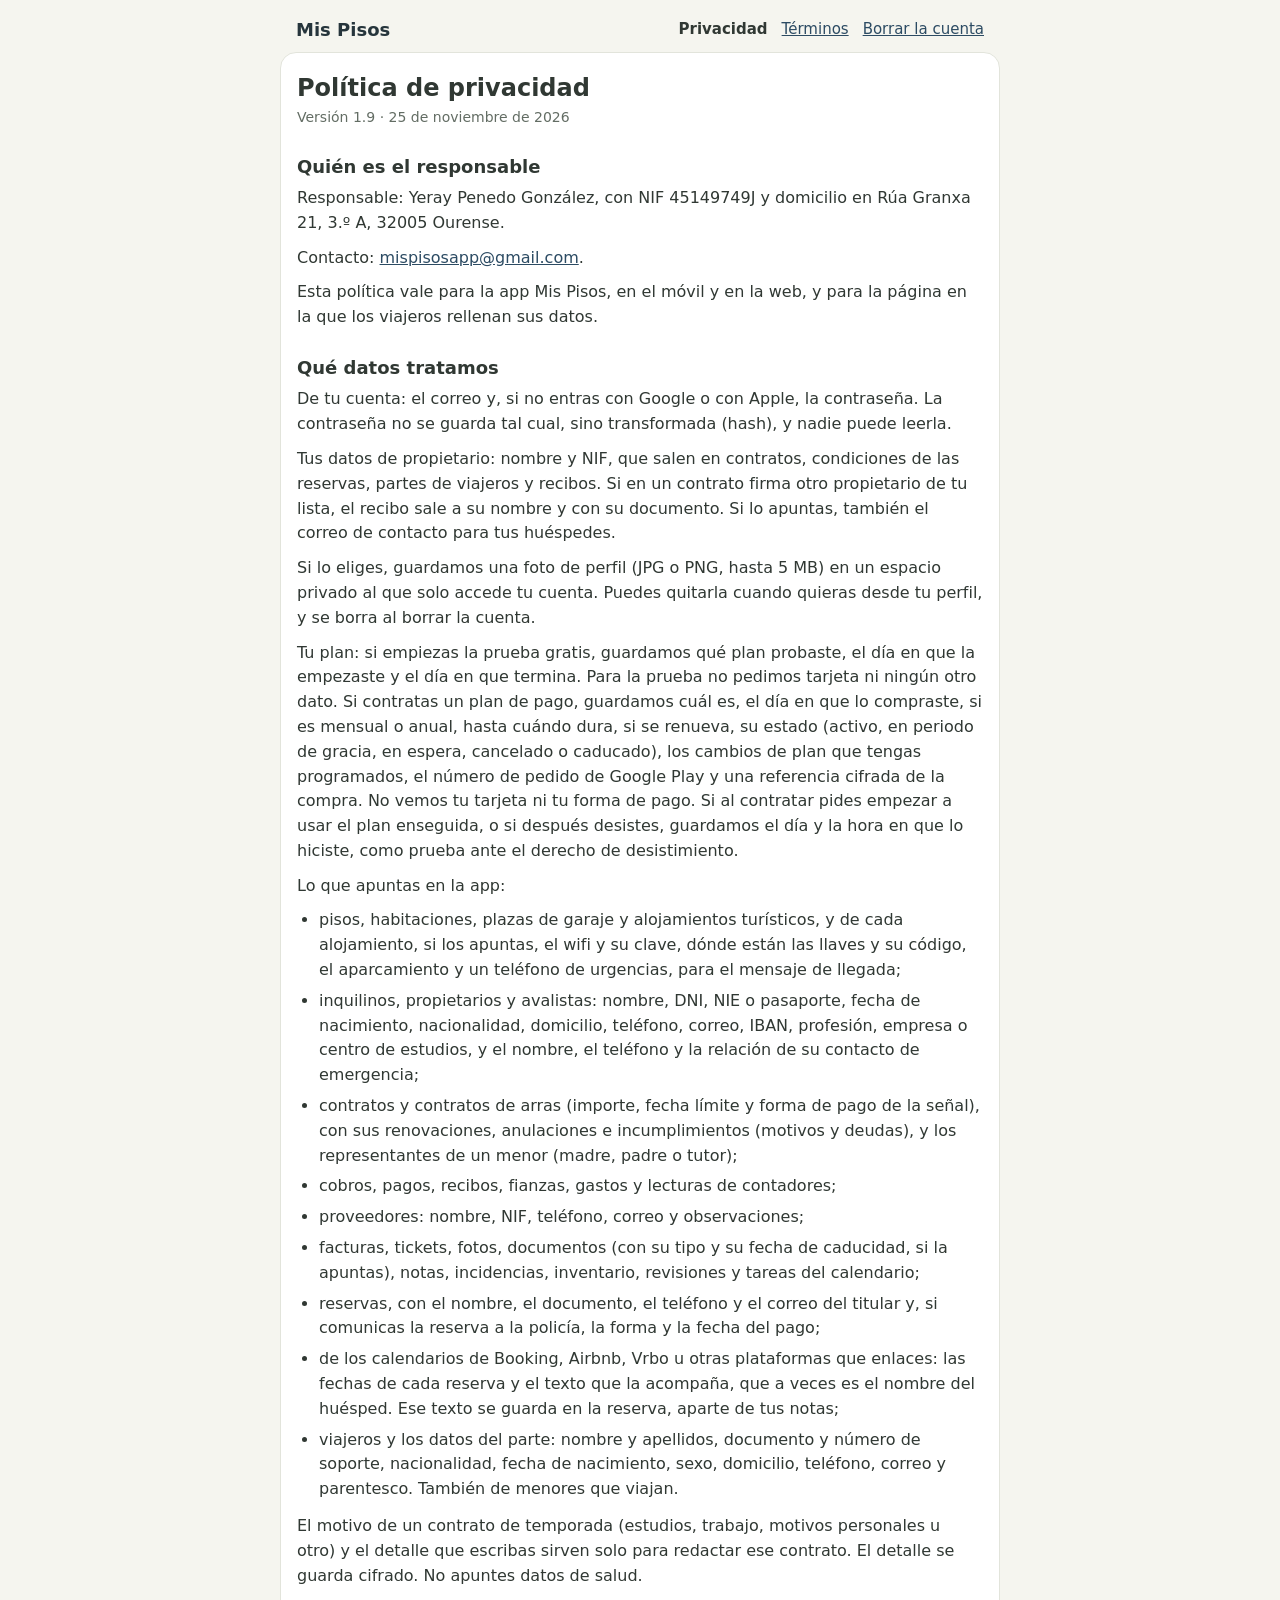
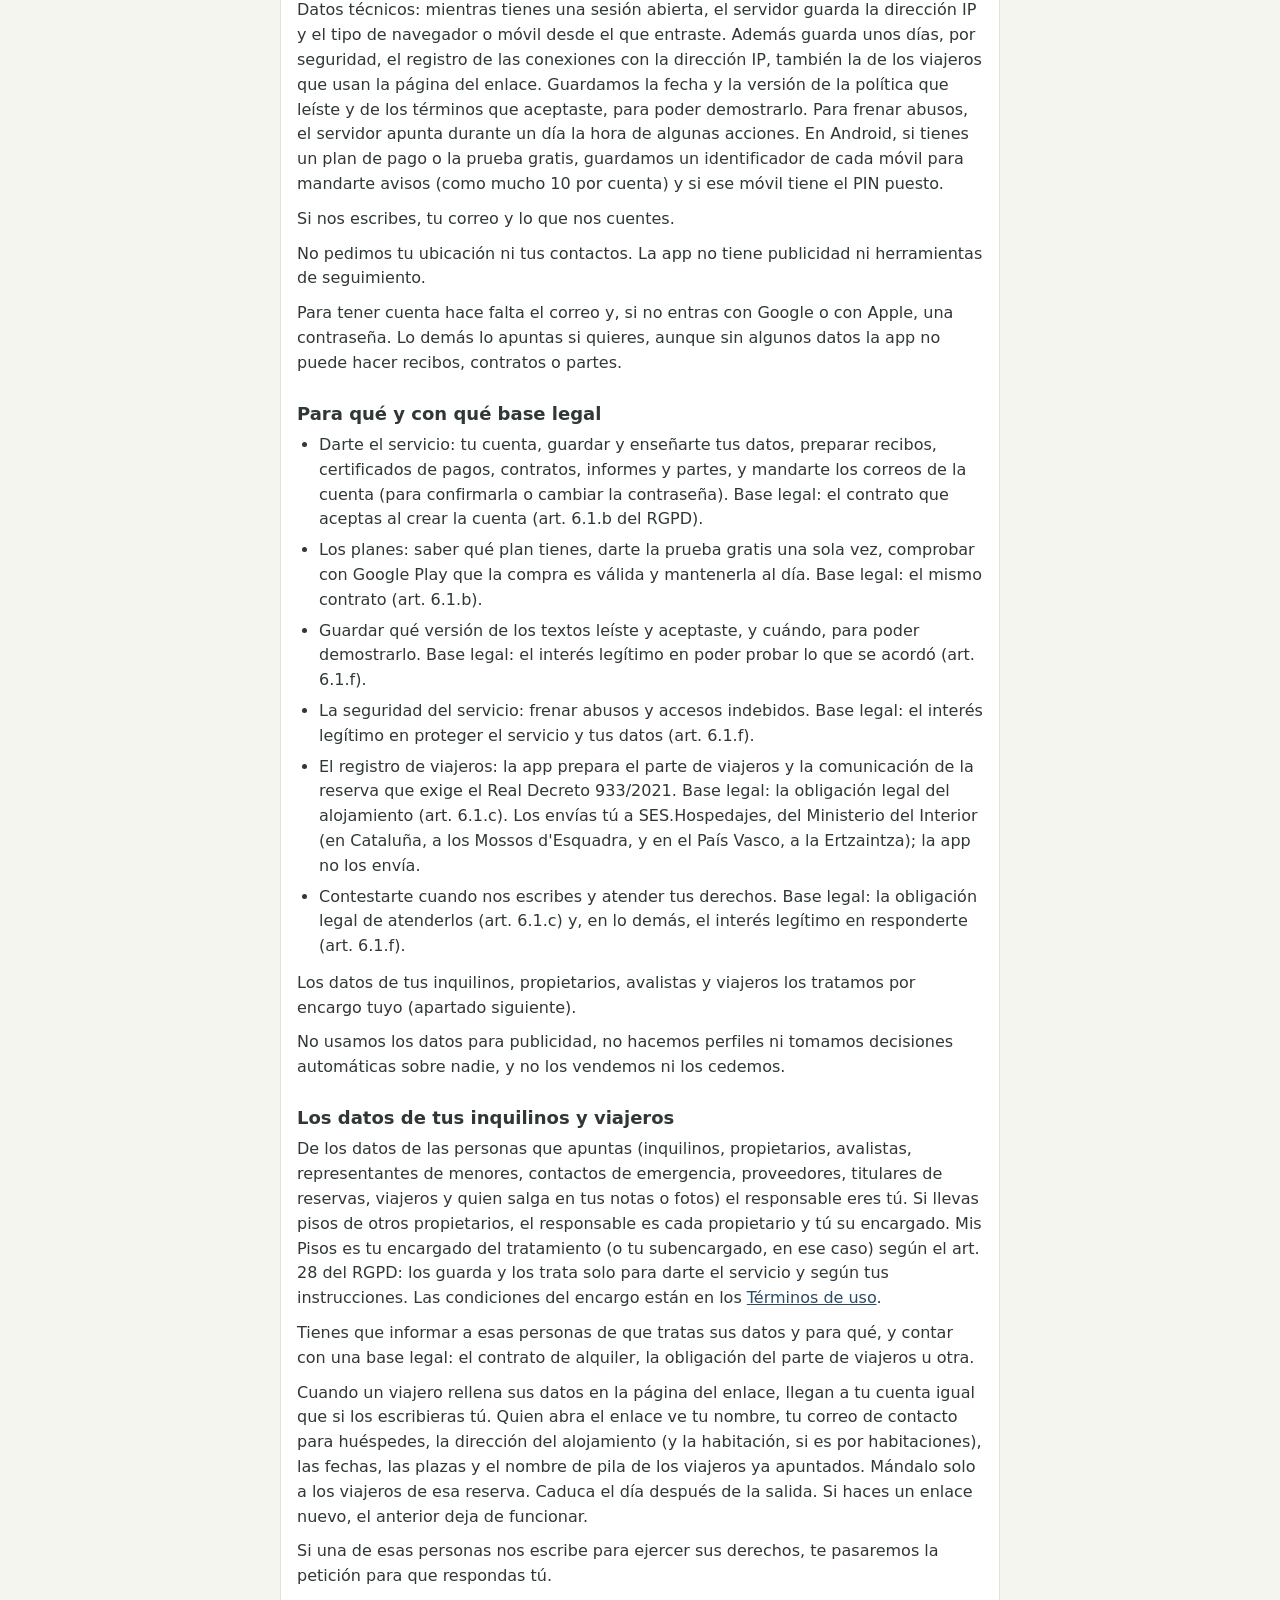
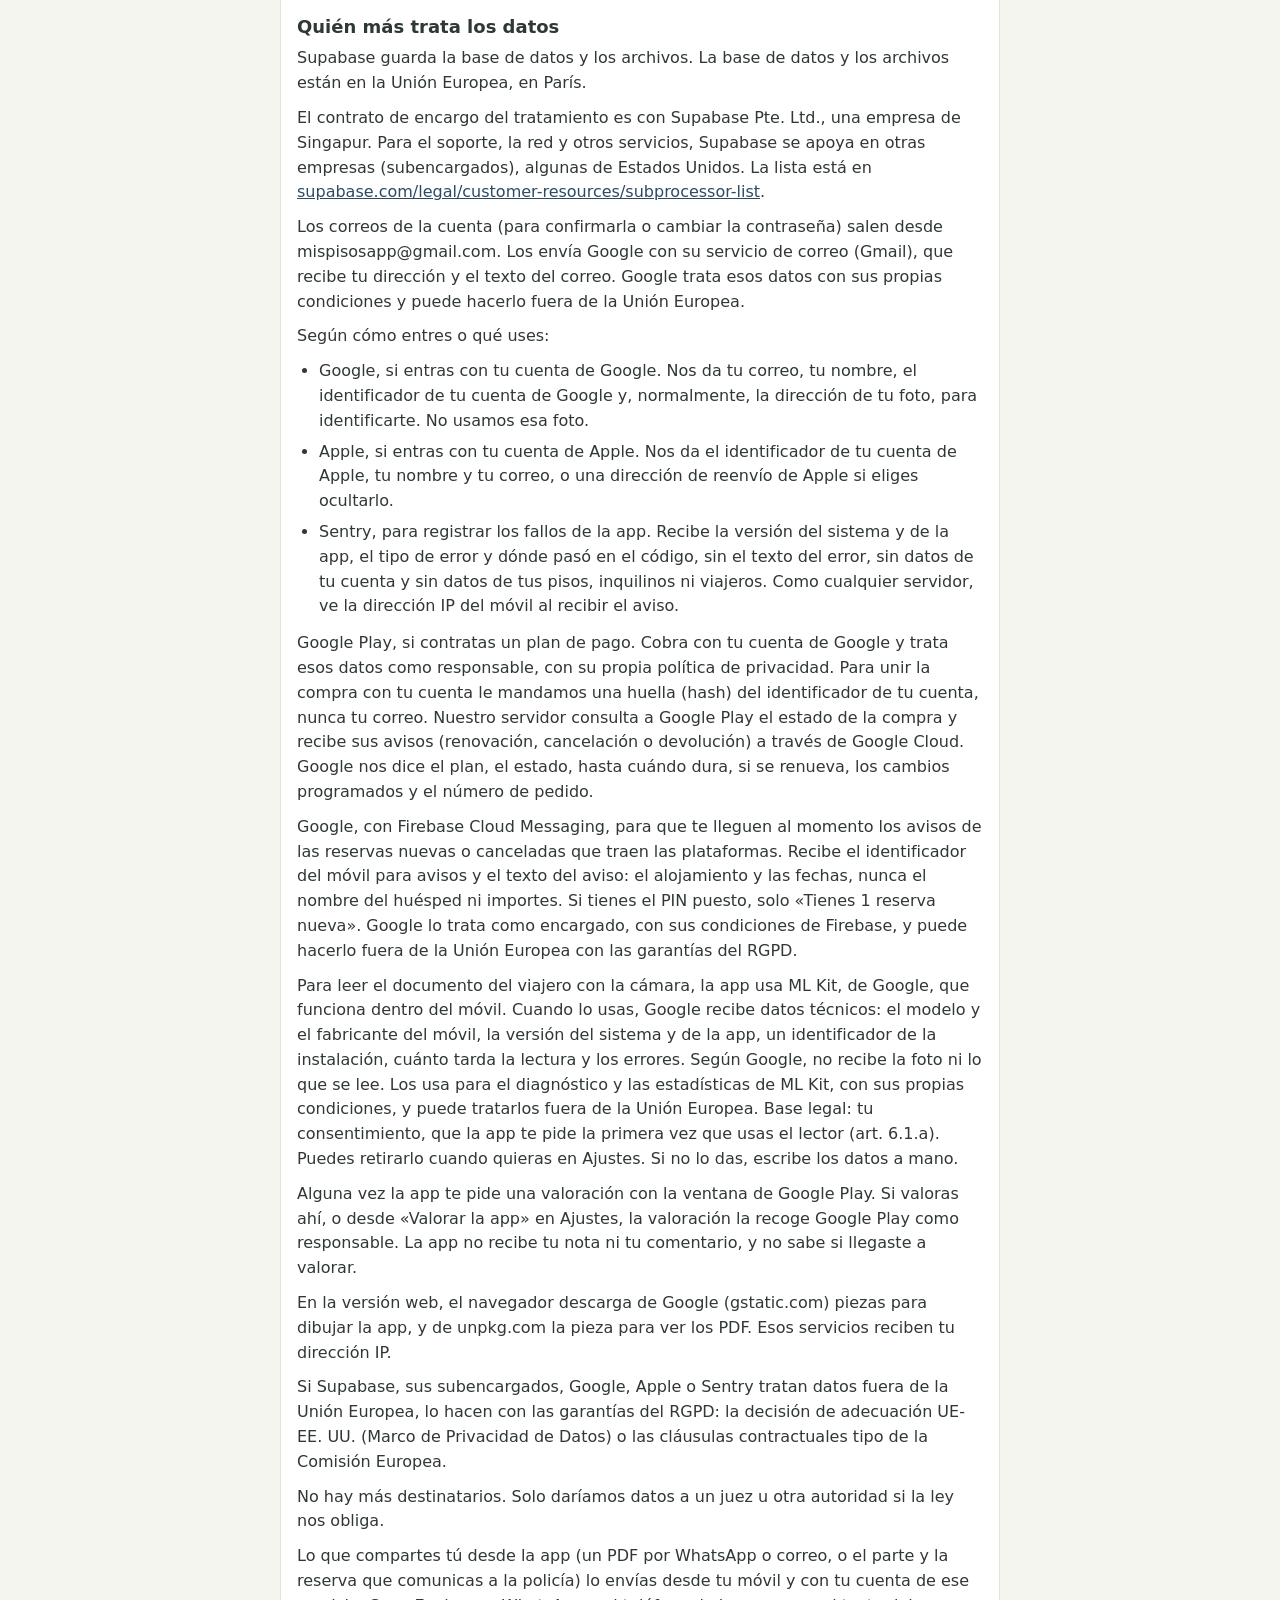
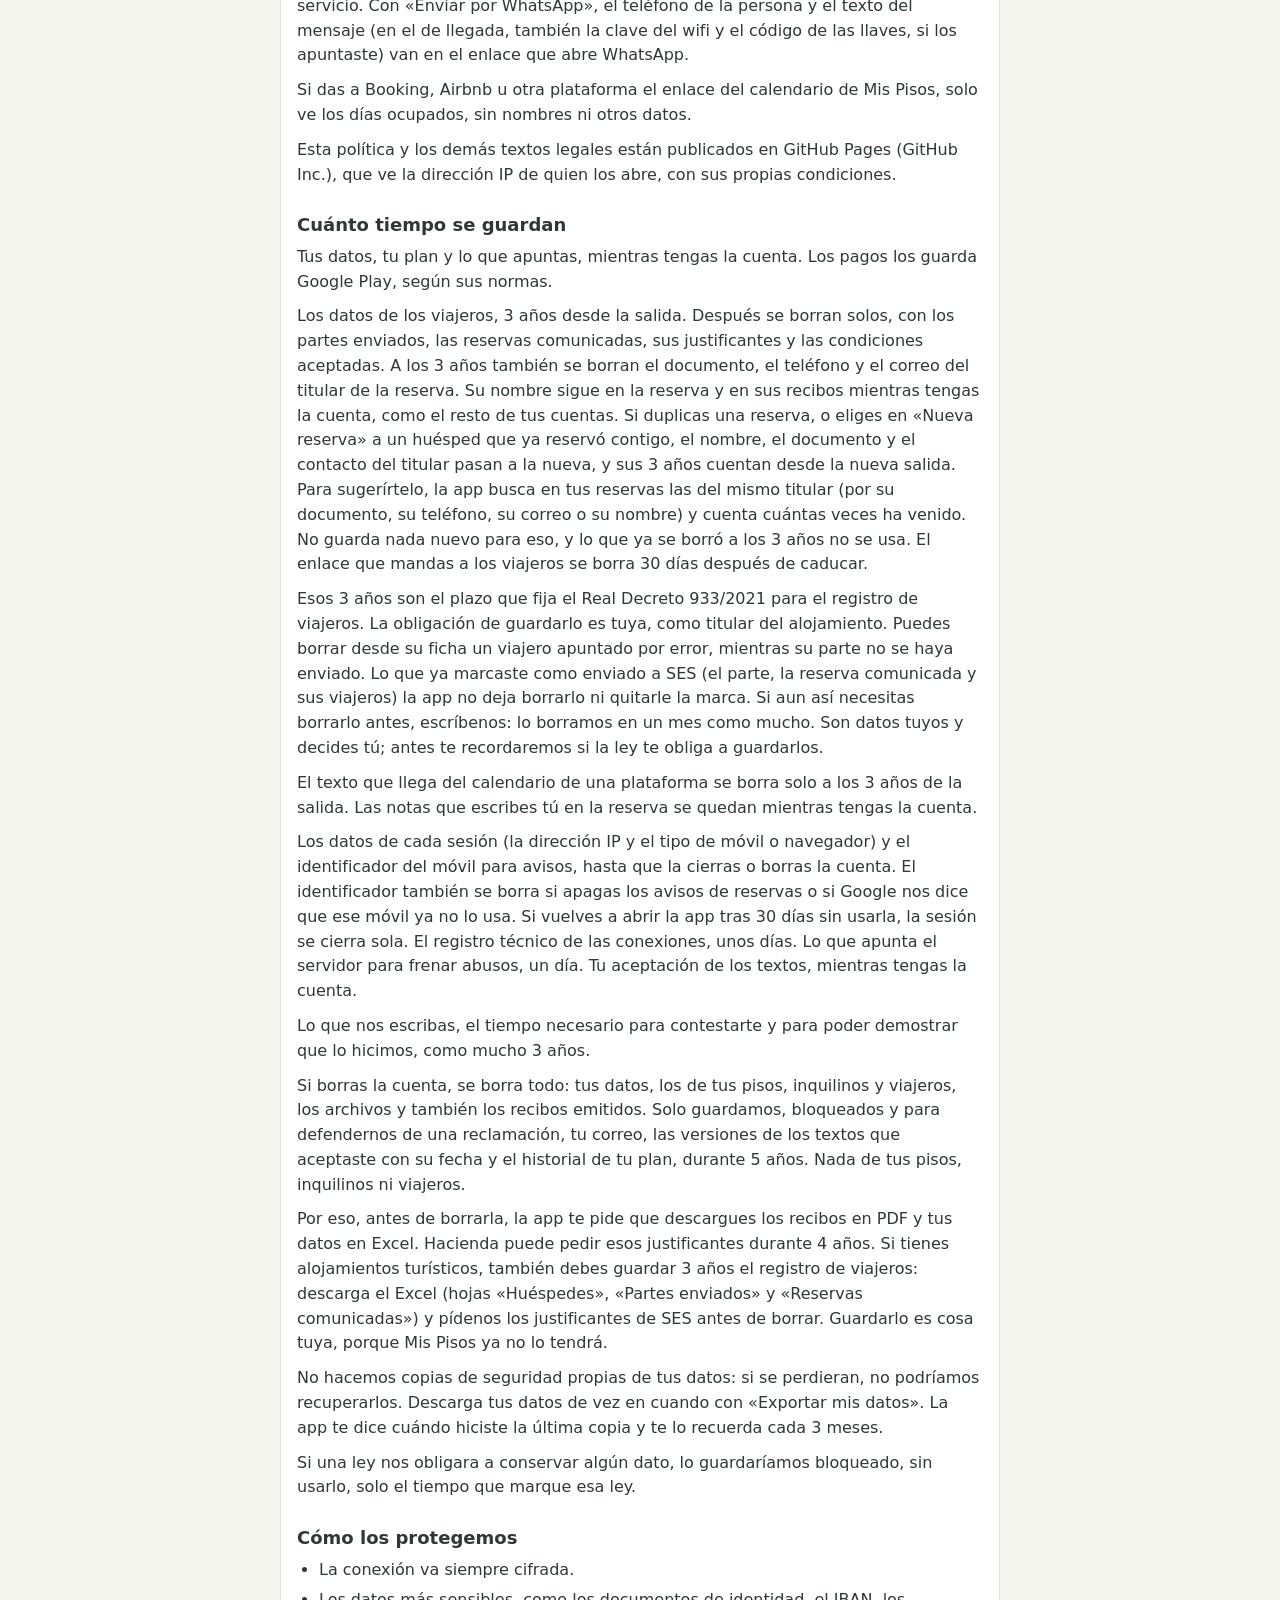
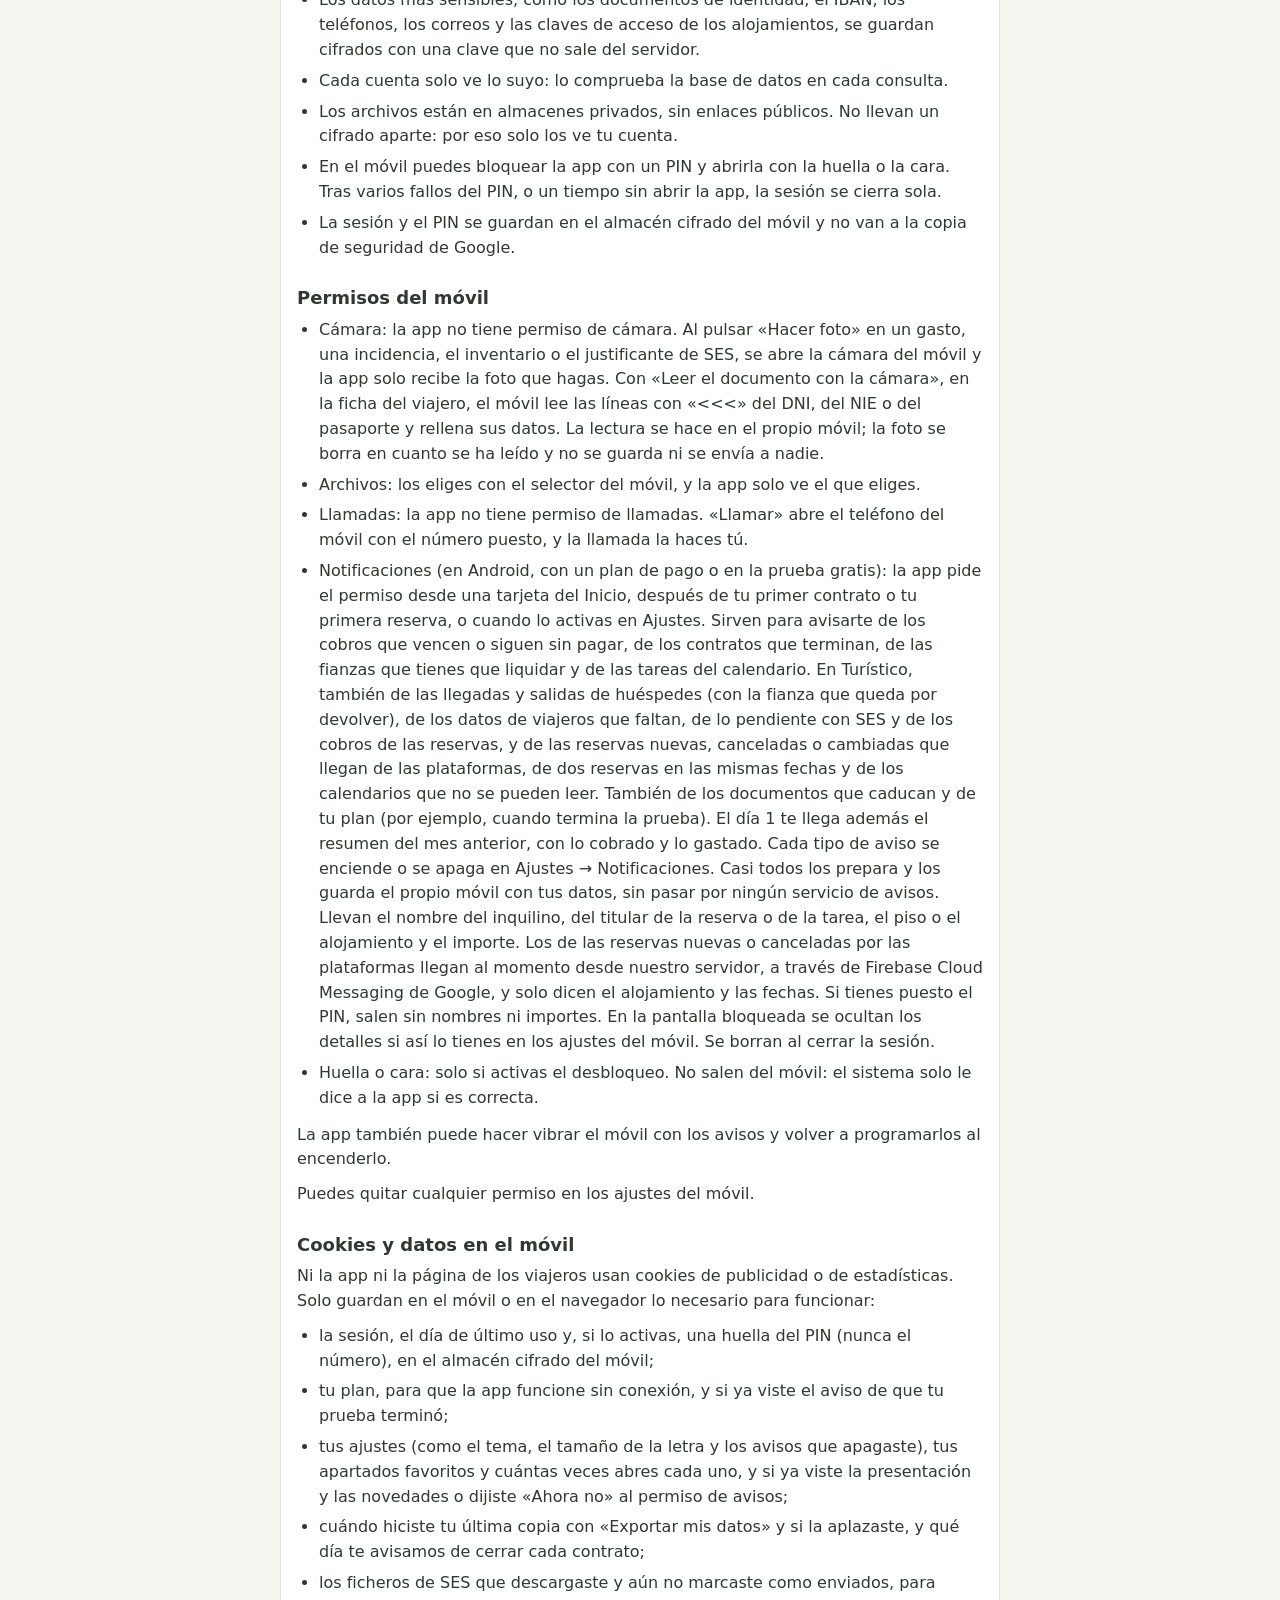
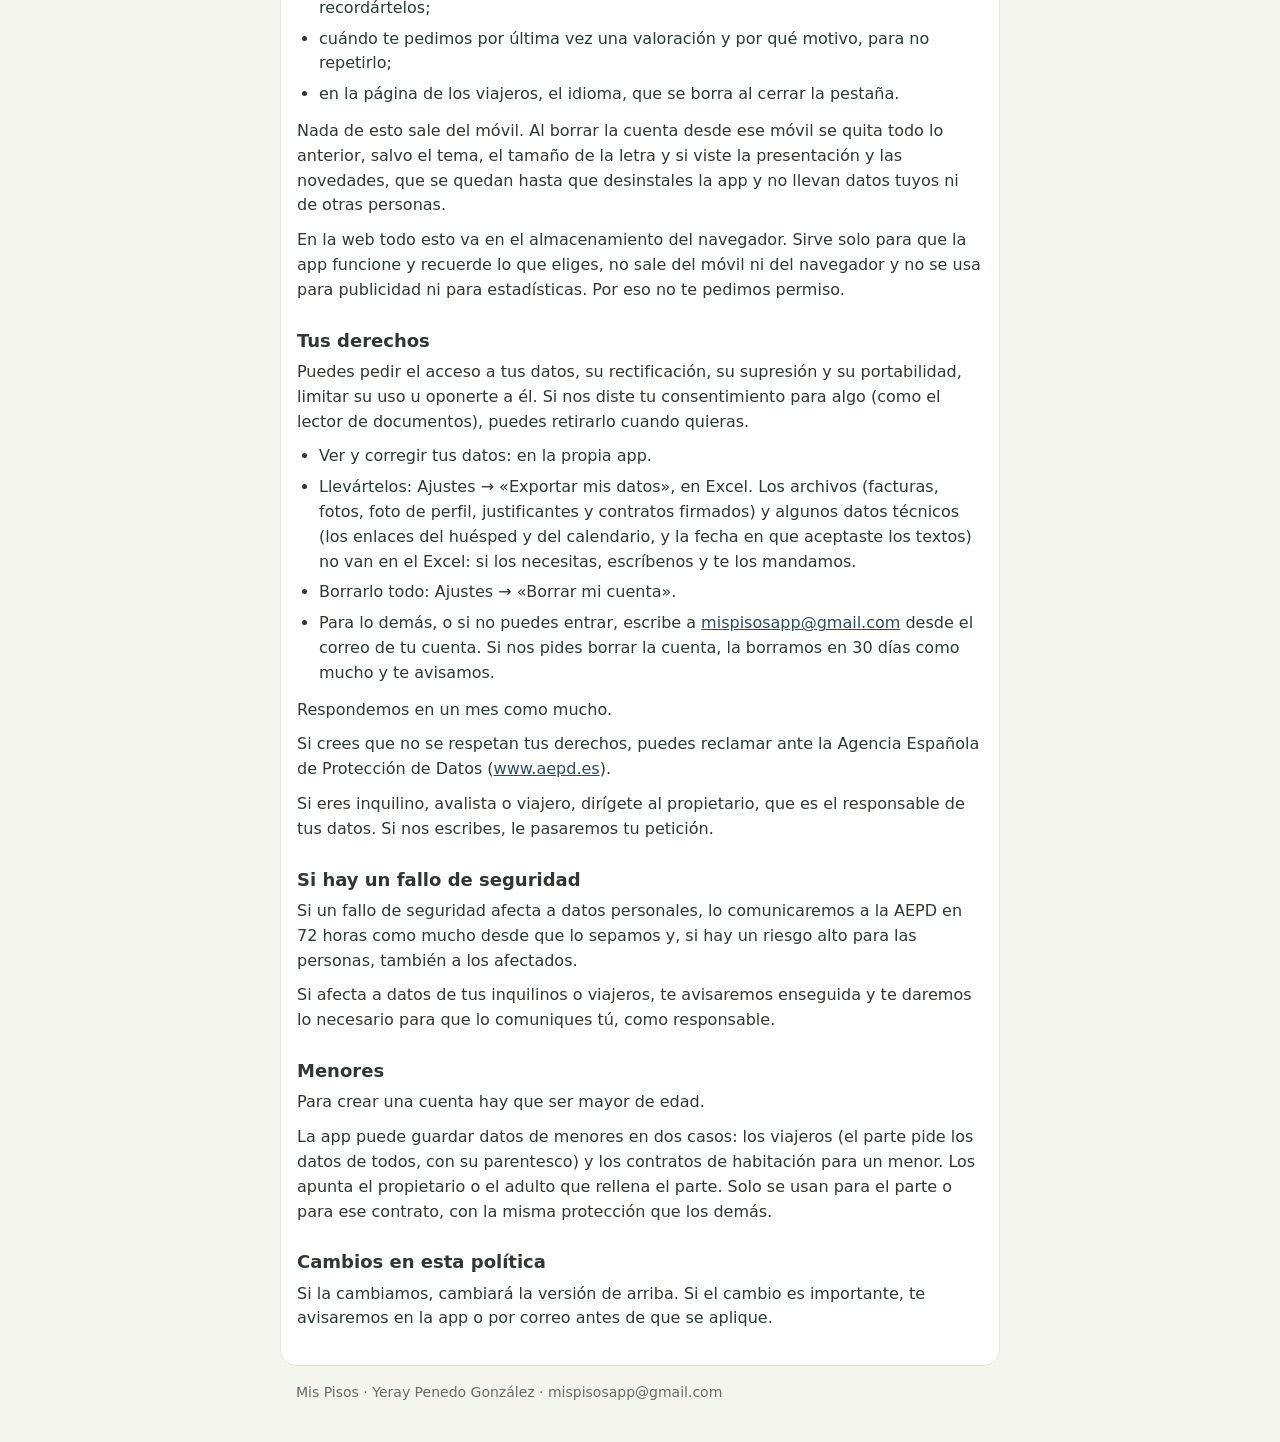
<file: index.html>
<!doctype html>
<html lang="es">
<head>
<meta charset="utf-8">
<meta name="viewport" content="width=device-width, initial-scale=1">
<meta name="referrer" content="no-referrer">
<meta http-equiv="refresh" content="0; url=privacidad.html">
<title>Mis Pisos</title>
<link rel="stylesheet" href="estilos.css">
</head>
<body>
<main>
  <h1>Mis Pisos</h1>
  <ul>
    <li><a href="privacidad.html">Política de privacidad</a></li>
    <li><a href="terminos.html">Términos de uso</a></li>
    <li><a href="borrar-cuenta.html">Borrar la cuenta</a></li>
  </ul>
</main>
</body>
</html>
</file>
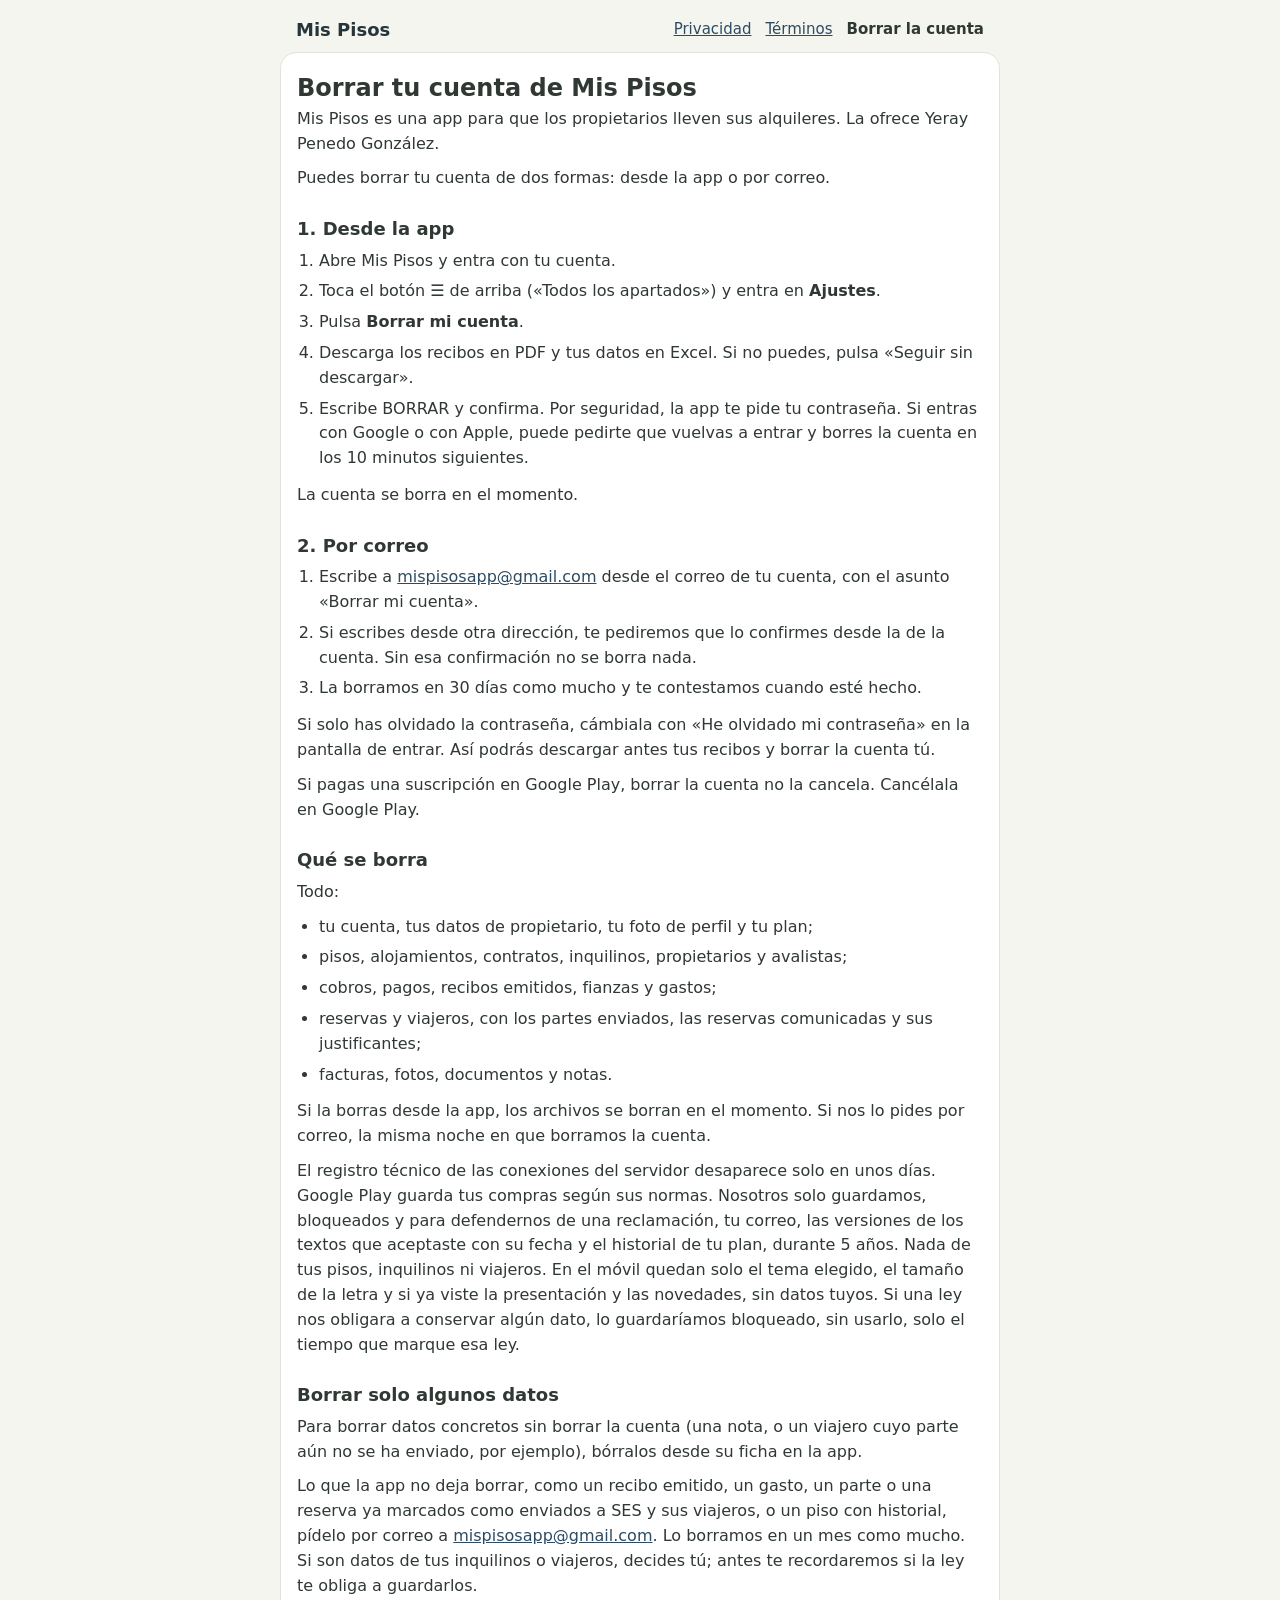
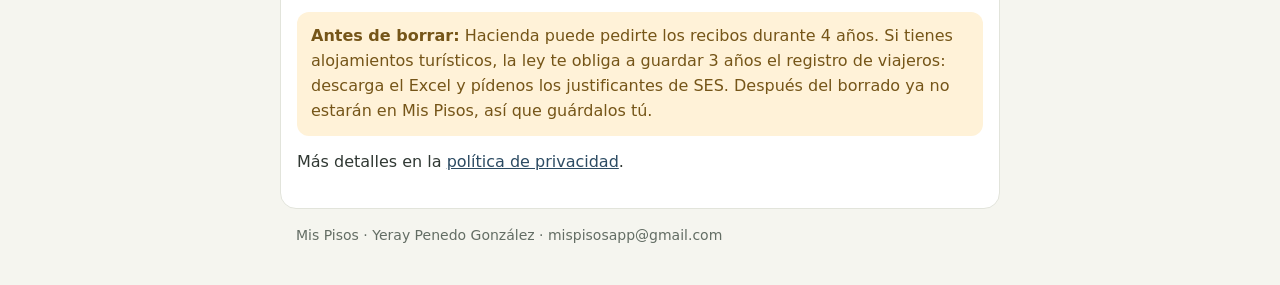
<file: borrar-cuenta.html>
<!doctype html>
<html lang="es">
<head>
<meta charset="utf-8">
<meta name="viewport" content="width=device-width, initial-scale=1">
<meta name="description" content="Cómo borrar tu cuenta de Mis Pisos y qué datos se borran.">
<meta name="referrer" content="no-referrer">
<title>Borrar la cuenta · Mis Pisos</title>
<link rel="stylesheet" href="estilos.css">
</head>
<body>
<header>
  <a class="marca" href="privacidad.html">Mis Pisos</a>
  <nav aria-label="Textos legales">
    <a href="privacidad.html">Privacidad</a>
    <a href="terminos.html">Términos</a>
    <a href="borrar-cuenta.html" aria-current="page">Borrar la cuenta</a>
  </nav>
</header>
<main>
  <h1>Borrar tu cuenta de Mis Pisos</h1>
  <p>Mis Pisos es una app para que los propietarios lleven sus alquileres. La ofrece Yeray Penedo González.</p>
  <p>Puedes borrar tu cuenta de dos formas: desde la app o por correo.</p>

  <h2>1. Desde la app</h2>
  <ol>
    <li>Abre Mis Pisos y entra con tu cuenta.</li>
    <li>Toca el botón ☰ de arriba («Todos los apartados») y entra en <strong>Ajustes</strong>.</li>
    <li>Pulsa <strong>Borrar mi cuenta</strong>.</li>
    <li>Descarga los recibos en PDF y tus datos en Excel. Si no puedes, pulsa «Seguir sin descargar».</li>
    <li>Escribe BORRAR y confirma. Por seguridad, la app te pide tu contraseña. Si entras con Google o con Apple, puede pedirte que vuelvas a entrar y borres la cuenta en los 10 minutos siguientes.</li>
  </ol>
  <p>La cuenta se borra en el momento.</p>

  <h2>2. Por correo</h2>
  <ol>
    <li>Escribe a <a href="mailto:mispisosapp@gmail.com?subject=Borrar%20mi%20cuenta">mispisosapp@gmail.com</a> desde el correo de tu cuenta, con el asunto «Borrar mi cuenta».</li>
    <li>Si escribes desde otra dirección, te pediremos que lo confirmes desde la de la cuenta. Sin esa confirmación no se borra nada.</li>
    <li>La borramos en 30 días como mucho y te contestamos cuando esté hecho.</li>
  </ol>
  <p>Si solo has olvidado la contraseña, cámbiala con «He olvidado mi contraseña» en la pantalla de entrar. Así podrás descargar antes tus recibos y borrar la cuenta tú.</p>
  <p>Si pagas una suscripción en Google Play, borrar la cuenta no la cancela. Cancélala en Google Play.</p>

  <h2>Qué se borra</h2>
  <p>Todo:</p>
  <ul>
    <li>tu cuenta, tus datos de propietario, tu foto de perfil y tu plan;</li>
    <li>pisos, alojamientos, contratos, inquilinos, propietarios y avalistas;</li>
    <li>cobros, pagos, recibos emitidos, fianzas y gastos;</li>
    <li>reservas y viajeros, con los partes enviados, las reservas comunicadas y sus justificantes;</li>
    <li>facturas, fotos, documentos y notas.</li>
  </ul>
  <p>Si la borras desde la app, los archivos se borran en el momento. Si nos lo pides por correo, la misma noche en que borramos la cuenta.</p>
  <p>El registro técnico de las conexiones del servidor desaparece solo en unos días. Google Play guarda tus compras según sus normas. Nosotros solo guardamos, bloqueados y para defendernos de una reclamación, tu correo, las versiones de los textos que aceptaste con su fecha y el historial de tu plan, durante 5 años. Nada de tus pisos, inquilinos ni viajeros. En el móvil quedan solo el tema elegido, el tamaño de la letra y si ya viste la presentación y las novedades, sin datos tuyos. Si una ley nos obligara a conservar algún dato, lo guardaríamos bloqueado, sin usarlo, solo el tiempo que marque esa ley.</p>

  <h2>Borrar solo algunos datos</h2>
  <p>Para borrar datos concretos sin borrar la cuenta (una nota, o un viajero cuyo parte aún no se ha enviado, por ejemplo), bórralos desde su ficha en la app.</p>
  <p>Lo que la app no deja borrar, como un recibo emitido, un gasto, un parte o una reserva ya marcados como enviados a SES y sus viajeros, o un piso con historial, pídelo por correo a <a href="mailto:mispisosapp@gmail.com">mispisosapp@gmail.com</a>. Lo borramos en un mes como mucho. Si son datos de tus inquilinos o viajeros, decides tú; antes te recordaremos si la ley te obliga a guardarlos.</p>

  <div class="aviso">
    <p><strong>Antes de borrar:</strong> Hacienda puede pedirte los recibos durante 4 años. Si tienes alojamientos turísticos, la ley te obliga a guardar 3 años el registro de viajeros: descarga el Excel y pídenos los justificantes de SES. Después del borrado ya no estarán en Mis Pisos, así que guárdalos tú.</p>
  </div>

  <p>Más detalles en la <a href="privacidad.html">política de privacidad</a>.</p>
</main>
<footer>
  <p>Mis Pisos · Yeray Penedo González · mispisosapp@gmail.com</p>
</footer>
</body>
</html>
</file>
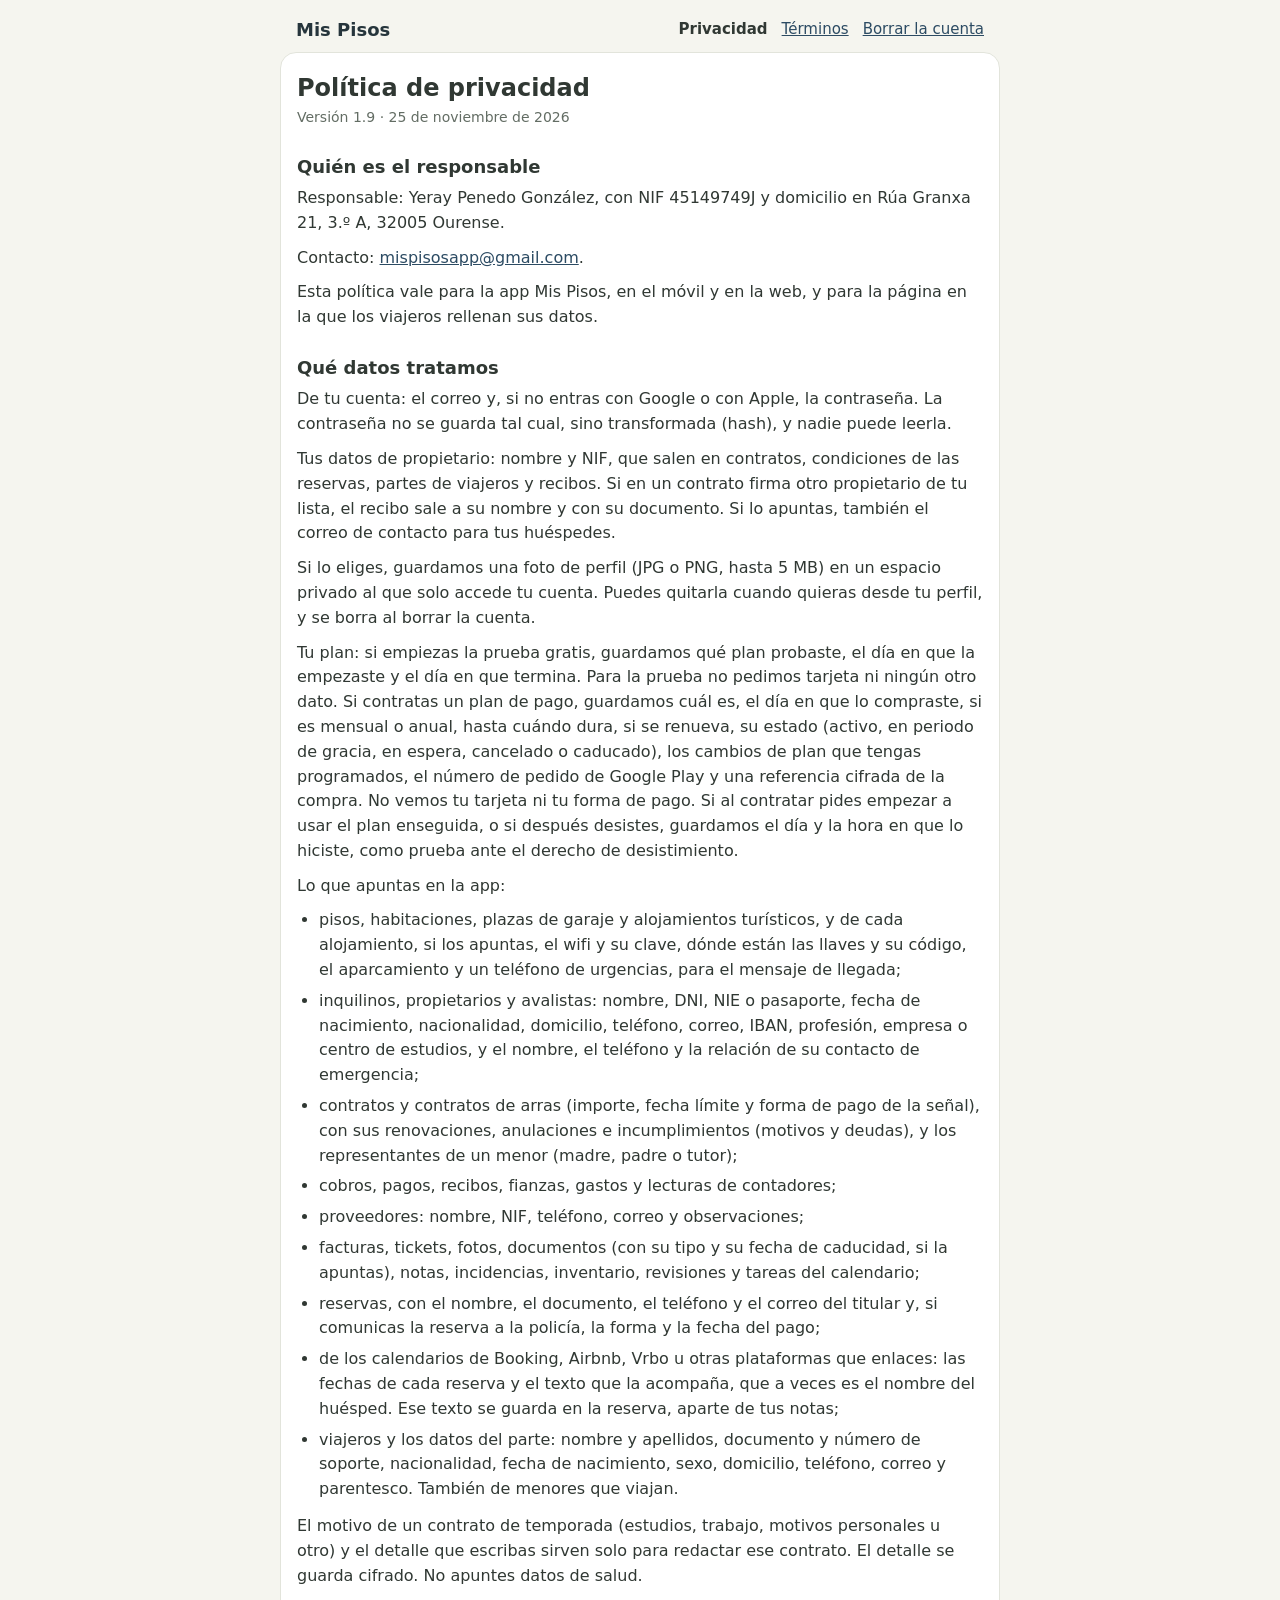
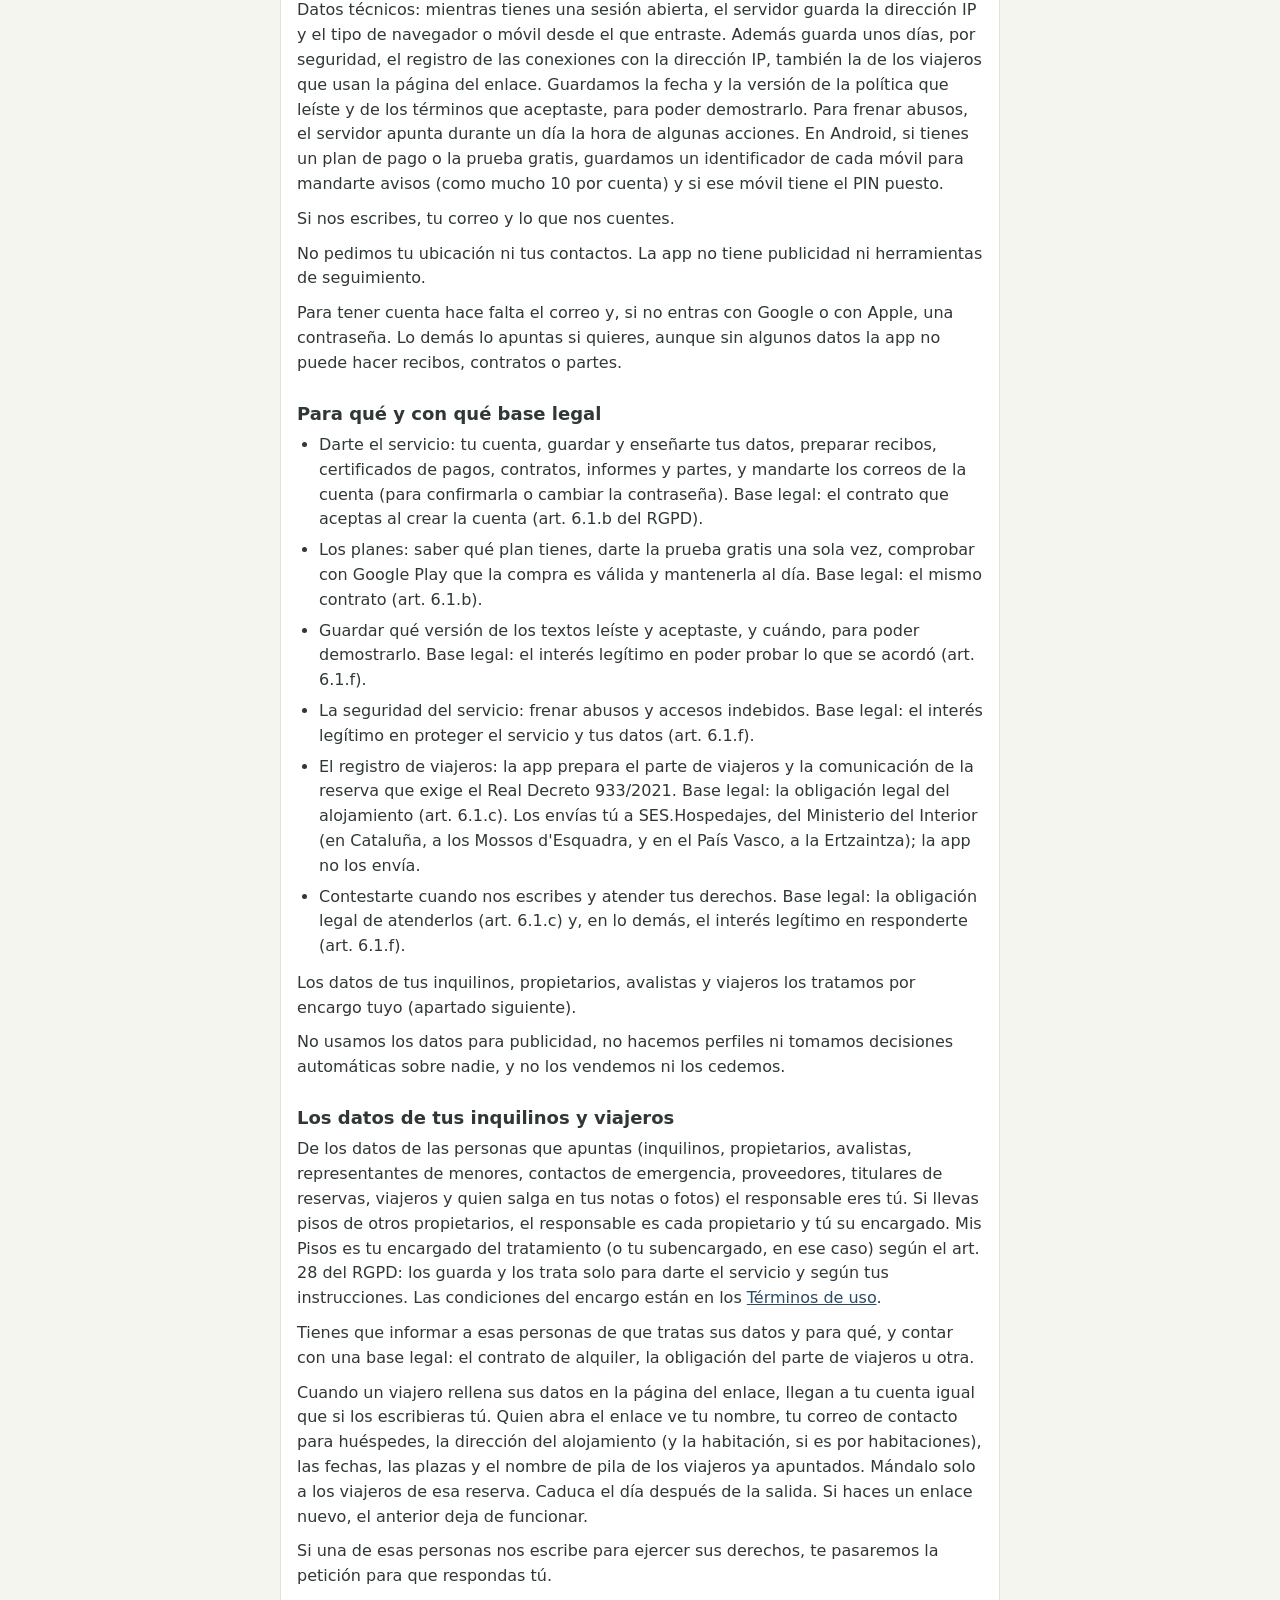
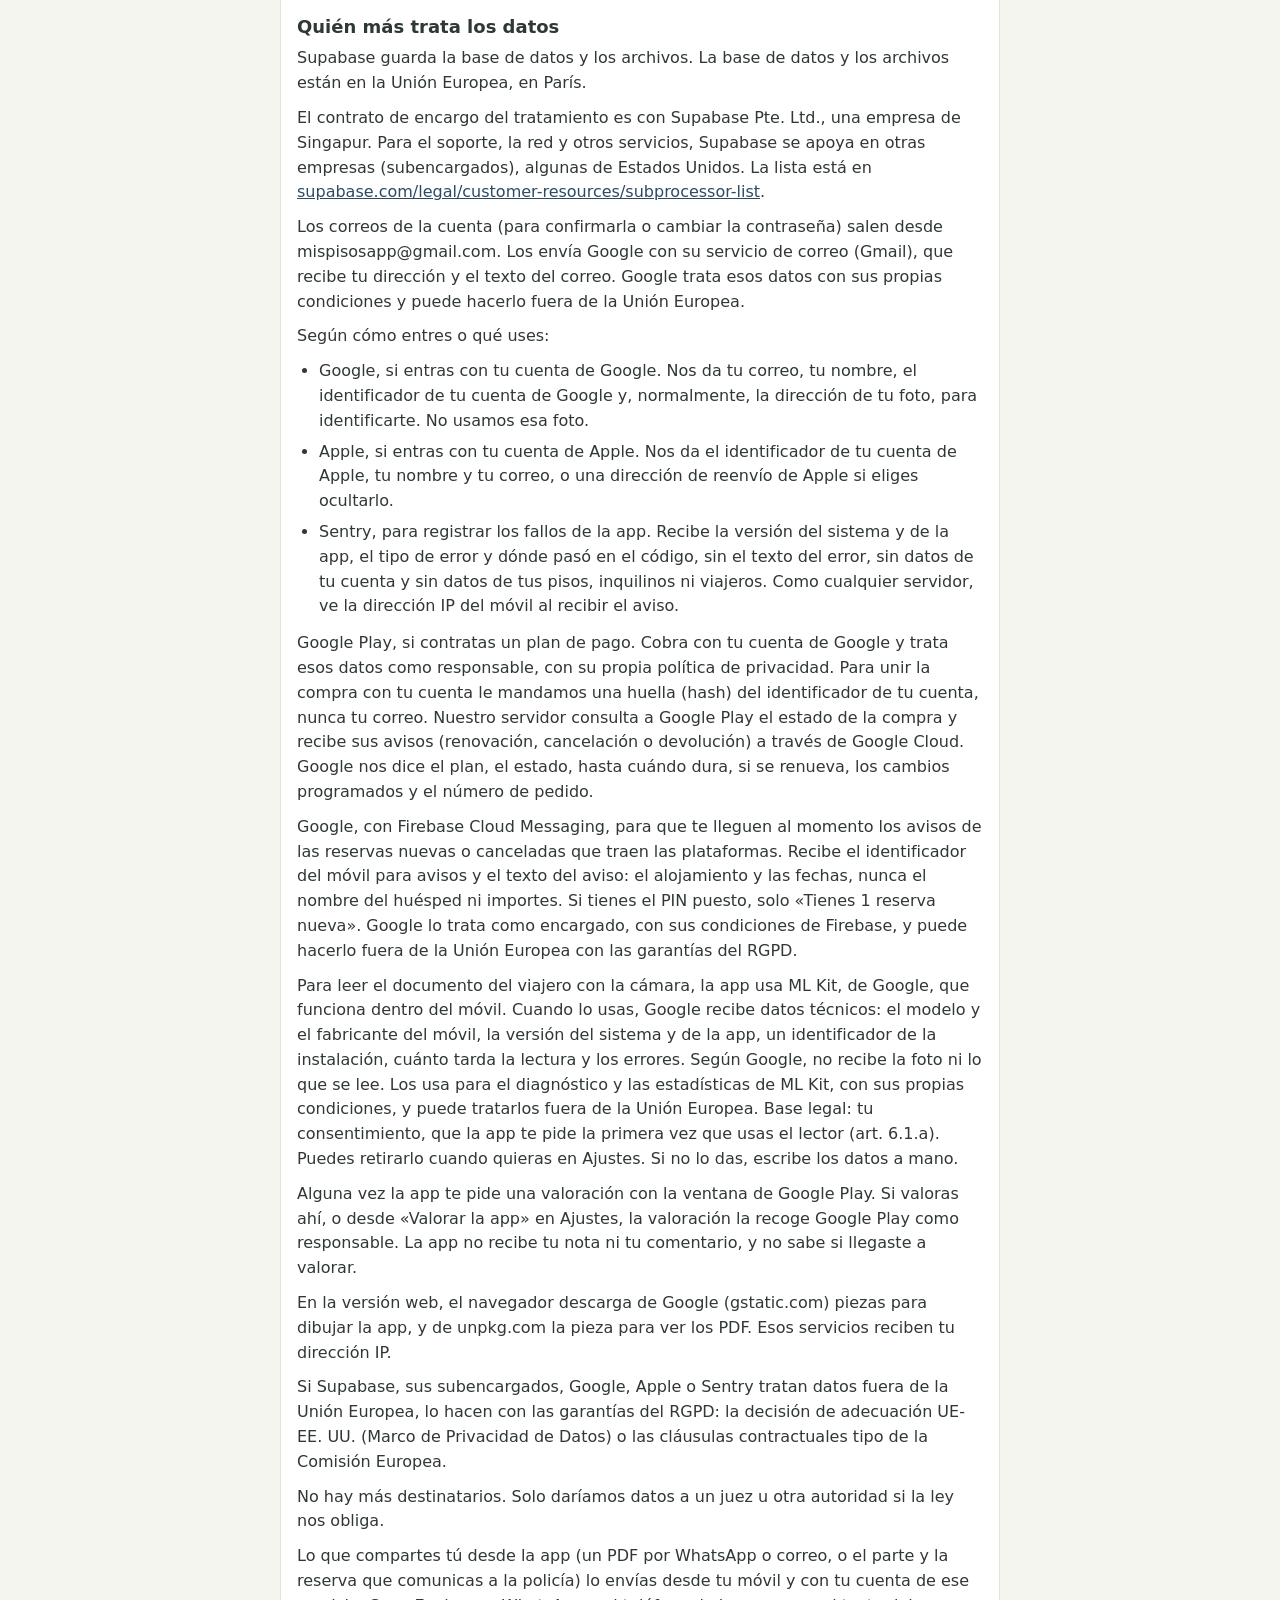
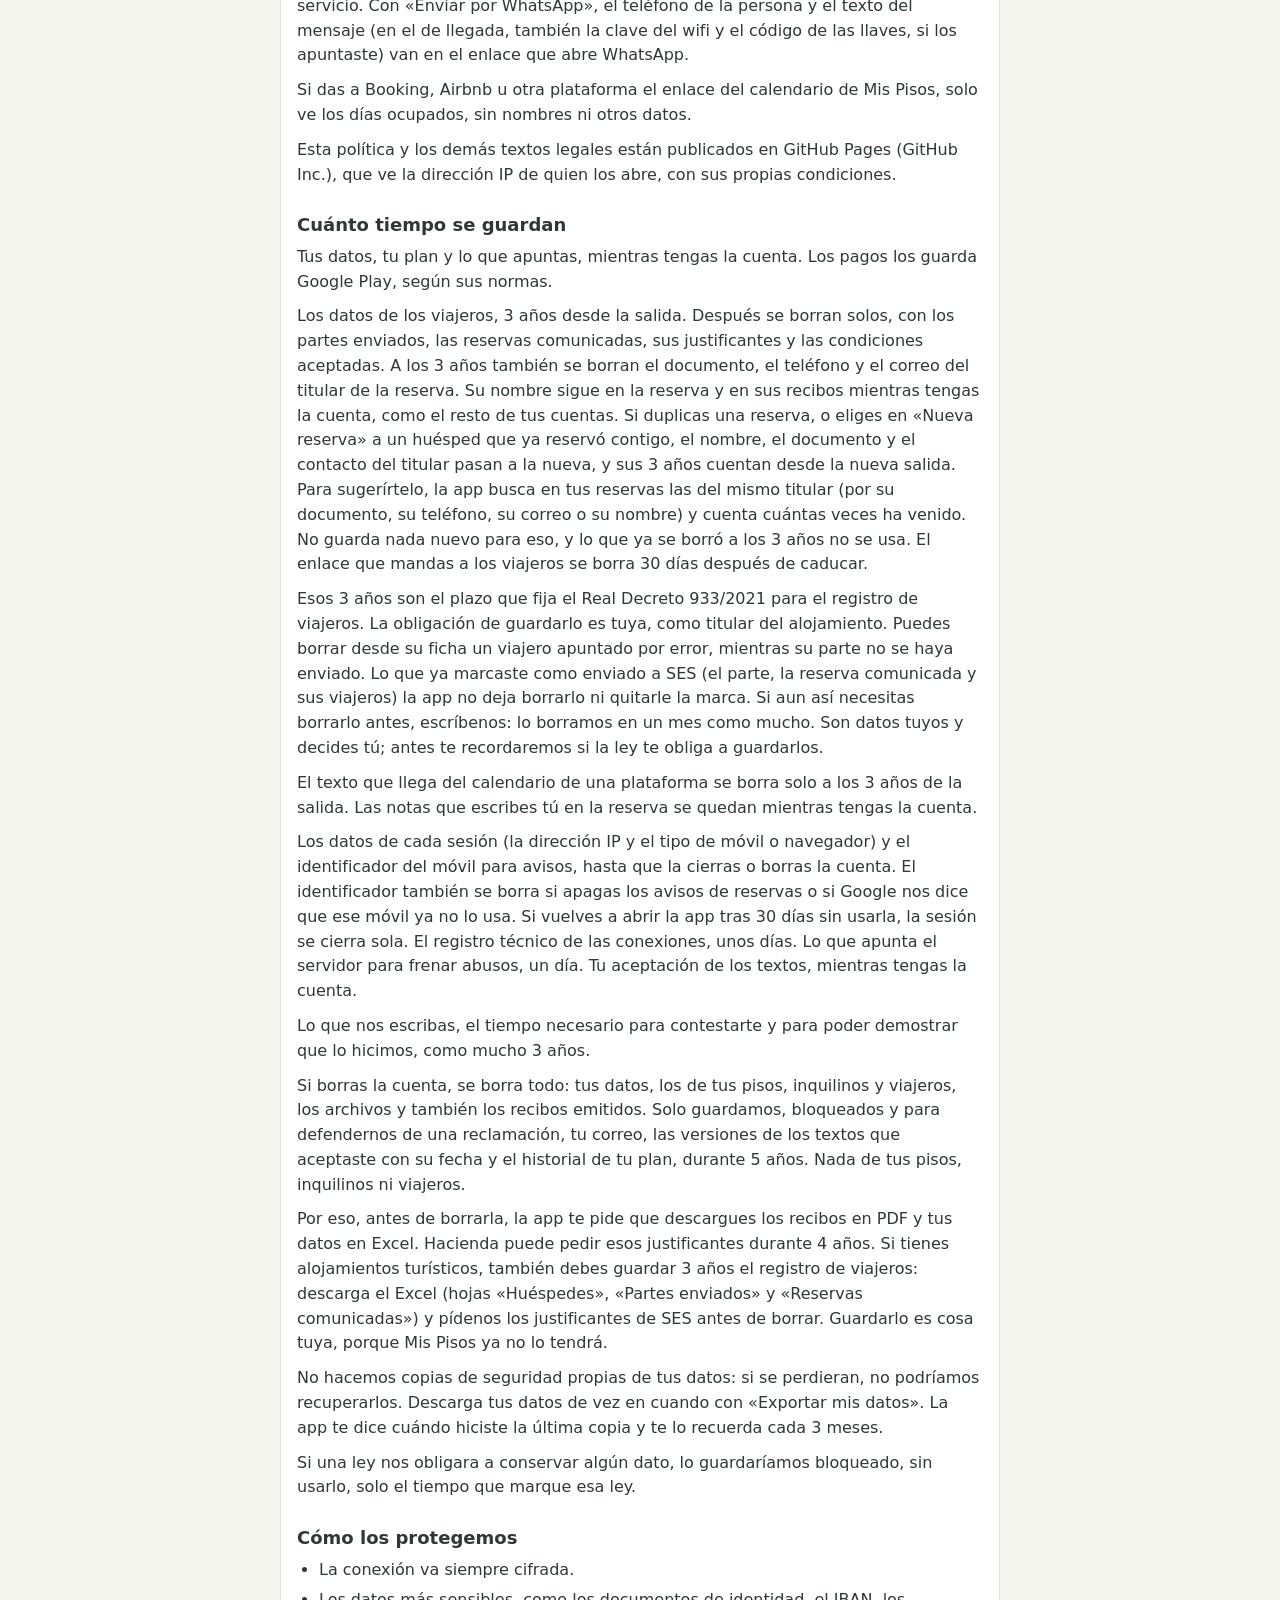
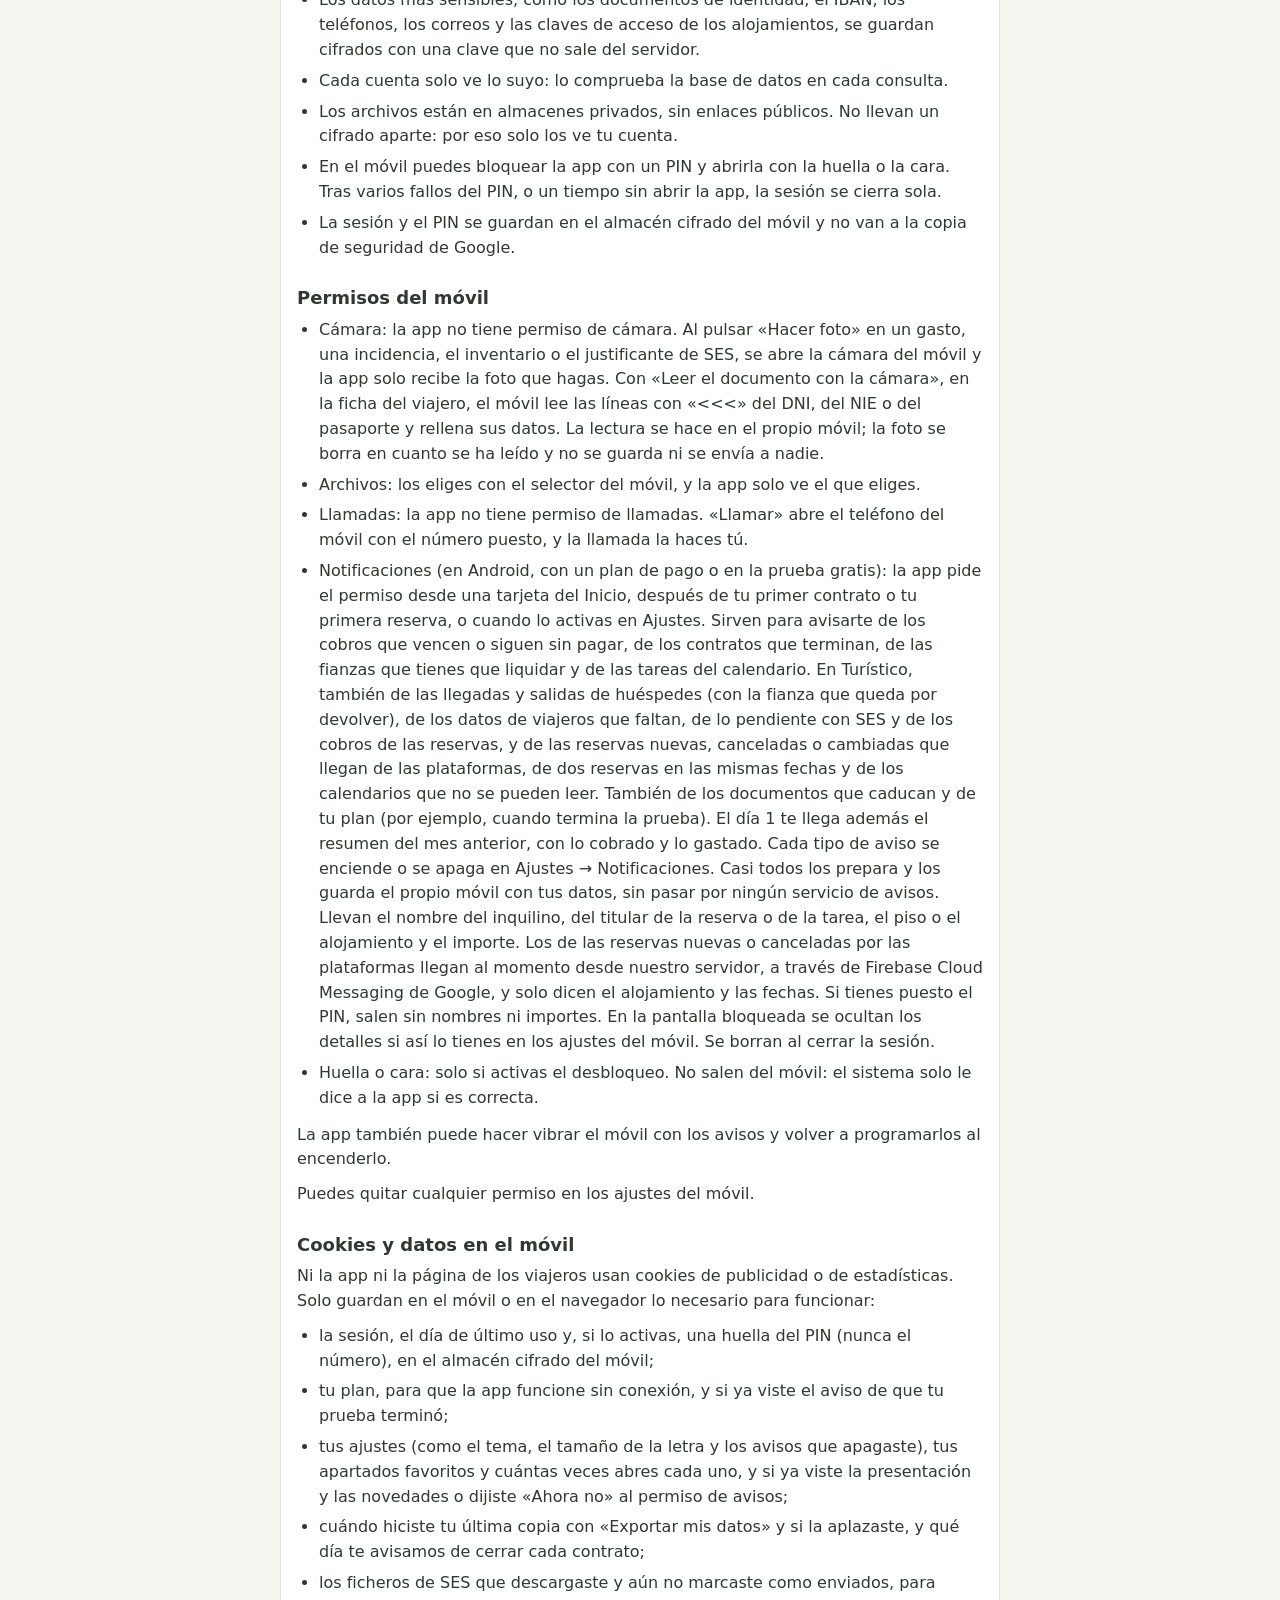
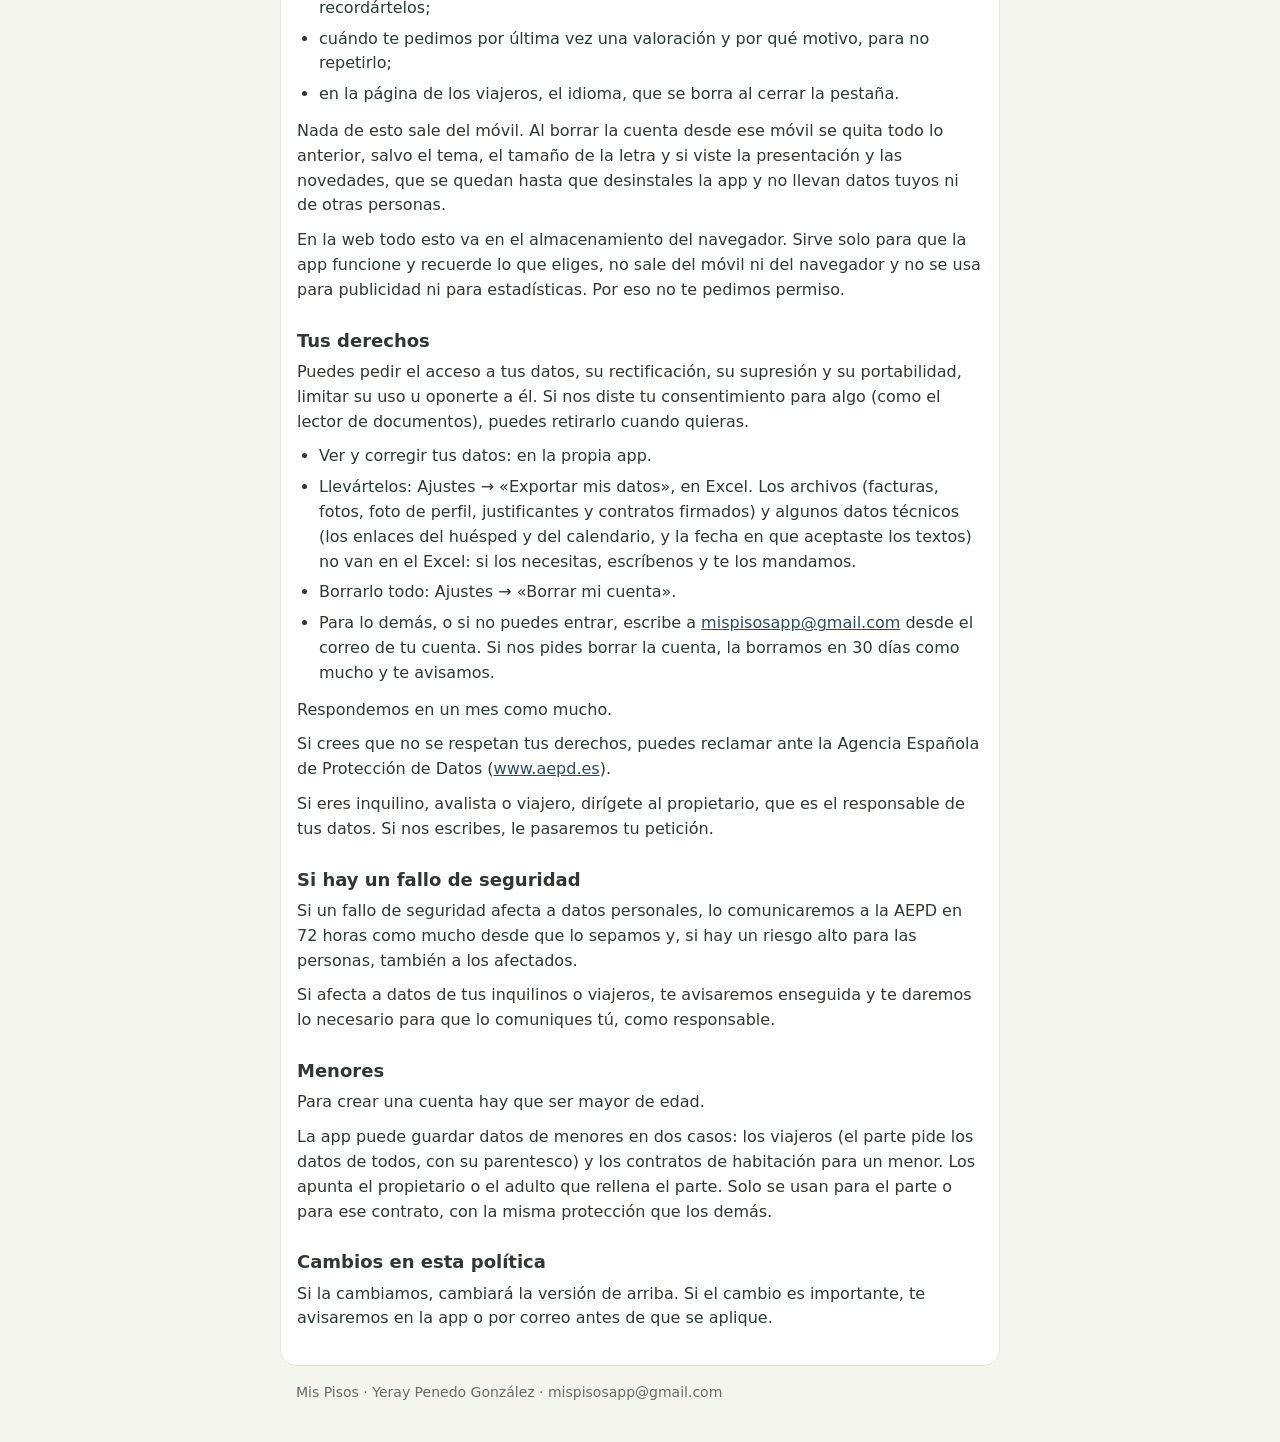
<file: privacidad.html>
<!doctype html>
<html lang="es">
<head>
<meta charset="utf-8">
<meta name="viewport" content="width=device-width, initial-scale=1">
<meta name="description" content="Qué datos trata Mis Pisos, para qué, quién los trata, cuánto tiempo y cómo ejercer tus derechos.">
<meta name="referrer" content="no-referrer">
<title>Política de privacidad · Mis Pisos</title>
<link rel="stylesheet" href="estilos.css">
</head>
<body>
<header>
  <a class="marca" href="privacidad.html">Mis Pisos</a>
  <nav aria-label="Textos legales">
    <a href="privacidad.html" aria-current="page">Privacidad</a>
    <a href="terminos.html">Términos</a>
    <a href="borrar-cuenta.html">Borrar la cuenta</a>
  </nav>
</header>
<main>
  <h1>Política de privacidad</h1>
  <p class="version">Versión 1.9 · 25 de noviembre de 2026</p>
  <h2>Quién es el responsable</h2>
  <p>Responsable: Yeray Penedo González, con NIF 45149749J y domicilio en Rúa Granxa 21, 3.º A, 32005 Ourense.</p>
  <p>Contacto: <a href="mailto:mispisosapp@gmail.com">mispisosapp@gmail.com</a>.</p>
  <p>Esta política vale para la app Mis Pisos, en el móvil y en la web, y para la página en la que los viajeros rellenan sus datos.</p>
  <h2>Qué datos tratamos</h2>
  <p>De tu cuenta: el correo y, si no entras con Google o con Apple, la contraseña. La contraseña no se guarda tal cual, sino transformada (hash), y nadie puede leerla.</p>
  <p>Tus datos de propietario: nombre y NIF, que salen en contratos, condiciones de las reservas, partes de viajeros y recibos. Si en un contrato firma otro propietario de tu lista, el recibo sale a su nombre y con su documento. Si lo apuntas, también el correo de contacto para tus huéspedes.</p>
  <p>Si lo eliges, guardamos una foto de perfil (JPG o PNG, hasta 5 MB) en un espacio privado al que solo accede tu cuenta. Puedes quitarla cuando quieras desde tu perfil, y se borra al borrar la cuenta.</p>
  <p>Tu plan: si empiezas la prueba gratis, guardamos qué plan probaste, el día en que la empezaste y el día en que termina. Para la prueba no pedimos tarjeta ni ningún otro dato. Si contratas un plan de pago, guardamos cuál es, el día en que lo compraste, si es mensual o anual, hasta cuándo dura, si se renueva, su estado (activo, en periodo de gracia, en espera, cancelado o caducado), los cambios de plan que tengas programados, el número de pedido de Google Play y una referencia cifrada de la compra. No vemos tu tarjeta ni tu forma de pago. Si al contratar pides empezar a usar el plan enseguida, o si después desistes, guardamos el día y la hora en que lo hiciste, como prueba ante el derecho de desistimiento.</p>
  <p>Lo que apuntas en la app:</p>
  <ul>
    <li>pisos, habitaciones, plazas de garaje y alojamientos turísticos, y de cada alojamiento, si los apuntas, el wifi y su clave, dónde están las llaves y su código, el aparcamiento y un teléfono de urgencias, para el mensaje de llegada;</li>
    <li>inquilinos, propietarios y avalistas: nombre, DNI, NIE o pasaporte, fecha de nacimiento, nacionalidad, domicilio, teléfono, correo, IBAN, profesión, empresa o centro de estudios, y el nombre, el teléfono y la relación de su contacto de emergencia;</li>
    <li>contratos y contratos de arras (importe, fecha límite y forma de pago de la señal), con sus renovaciones, anulaciones e incumplimientos (motivos y deudas), y los representantes de un menor (madre, padre o tutor);</li>
    <li>cobros, pagos, recibos, fianzas, gastos y lecturas de contadores;</li>
    <li>proveedores: nombre, NIF, teléfono, correo y observaciones;</li>
    <li>facturas, tickets, fotos, documentos (con su tipo y su fecha de caducidad, si la apuntas), notas, incidencias, inventario, revisiones y tareas del calendario;</li>
    <li>reservas, con el nombre, el documento, el teléfono y el correo del titular y, si comunicas la reserva a la policía, la forma y la fecha del pago;</li>
    <li>de los calendarios de Booking, Airbnb, Vrbo u otras plataformas que enlaces: las fechas de cada reserva y el texto que la acompaña, que a veces es el nombre del huésped. Ese texto se guarda en la reserva, aparte de tus notas;</li>
    <li>viajeros y los datos del parte: nombre y apellidos, documento y número de soporte, nacionalidad, fecha de nacimiento, sexo, domicilio, teléfono, correo y parentesco. También de menores que viajan.</li>
  </ul>
  <p>El motivo de un contrato de temporada (estudios, trabajo, motivos personales u otro) y el detalle que escribas sirven solo para redactar ese contrato. El detalle se guarda cifrado. No apuntes datos de salud.</p>
  <p>Datos técnicos: mientras tienes una sesión abierta, el servidor guarda la dirección IP y el tipo de navegador o móvil desde el que entraste. Además guarda unos días, por seguridad, el registro de las conexiones con la dirección IP, también la de los viajeros que usan la página del enlace. Guardamos la fecha y la versión de la política que leíste y de los términos que aceptaste, para poder demostrarlo. Para frenar abusos, el servidor apunta durante un día la hora de algunas acciones. En Android, si tienes un plan de pago o la prueba gratis, guardamos un identificador de cada móvil para mandarte avisos (como mucho 10 por cuenta) y si ese móvil tiene el PIN puesto.</p>
  <p>Si nos escribes, tu correo y lo que nos cuentes.</p>
  <p>No pedimos tu ubicación ni tus contactos. La app no tiene publicidad ni herramientas de seguimiento.</p>
  <p>Para tener cuenta hace falta el correo y, si no entras con Google o con Apple, una contraseña. Lo demás lo apuntas si quieres, aunque sin algunos datos la app no puede hacer recibos, contratos o partes.</p>
  <h2>Para qué y con qué base legal</h2>
  <ul>
    <li>Darte el servicio: tu cuenta, guardar y enseñarte tus datos, preparar recibos, certificados de pagos, contratos, informes y partes, y mandarte los correos de la cuenta (para confirmarla o cambiar la contraseña). Base legal: el contrato que aceptas al crear la cuenta (art. 6.1.b del RGPD).</li>
    <li>Los planes: saber qué plan tienes, darte la prueba gratis una sola vez, comprobar con Google Play que la compra es válida y mantenerla al día. Base legal: el mismo contrato (art. 6.1.b).</li>
    <li>Guardar qué versión de los textos leíste y aceptaste, y cuándo, para poder demostrarlo. Base legal: el interés legítimo en poder probar lo que se acordó (art. 6.1.f).</li>
    <li>La seguridad del servicio: frenar abusos y accesos indebidos. Base legal: el interés legítimo en proteger el servicio y tus datos (art. 6.1.f).</li>
    <li>El registro de viajeros: la app prepara el parte de viajeros y la comunicación de la reserva que exige el Real Decreto 933/2021. Base legal: la obligación legal del alojamiento (art. 6.1.c). Los envías tú a SES.Hospedajes, del Ministerio del Interior (en Cataluña, a los Mossos d'Esquadra, y en el País Vasco, a la Ertzaintza); la app no los envía.</li>
    <li>Contestarte cuando nos escribes y atender tus derechos. Base legal: la obligación legal de atenderlos (art. 6.1.c) y, en lo demás, el interés legítimo en responderte (art. 6.1.f).</li>
  </ul>
  <p>Los datos de tus inquilinos, propietarios, avalistas y viajeros los tratamos por encargo tuyo (apartado siguiente).</p>
  <p>No usamos los datos para publicidad, no hacemos perfiles ni tomamos decisiones automáticas sobre nadie, y no los vendemos ni los cedemos.</p>
  <h2>Los datos de tus inquilinos y viajeros</h2>
  <p>De los datos de las personas que apuntas (inquilinos, propietarios, avalistas, representantes de menores, contactos de emergencia, proveedores, titulares de reservas, viajeros y quien salga en tus notas o fotos) el responsable eres tú. Si llevas pisos de otros propietarios, el responsable es cada propietario y tú su encargado. Mis Pisos es tu encargado del tratamiento (o tu subencargado, en ese caso) según el art. 28 del RGPD: los guarda y los trata solo para darte el servicio y según tus instrucciones. Las condiciones del encargo están en los <a href="terminos.html">Términos de uso</a>.</p>
  <p>Tienes que informar a esas personas de que tratas sus datos y para qué, y contar con una base legal: el contrato de alquiler, la obligación del parte de viajeros u otra.</p>
  <p>Cuando un viajero rellena sus datos en la página del enlace, llegan a tu cuenta igual que si los escribieras tú. Quien abra el enlace ve tu nombre, tu correo de contacto para huéspedes, la dirección del alojamiento (y la habitación, si es por habitaciones), las fechas, las plazas y el nombre de pila de los viajeros ya apuntados. Mándalo solo a los viajeros de esa reserva. Caduca el día después de la salida. Si haces un enlace nuevo, el anterior deja de funcionar.</p>
  <p>Si una de esas personas nos escribe para ejercer sus derechos, te pasaremos la petición para que respondas tú.</p>
  <h2>Quién más trata los datos</h2>
  <p>Supabase guarda la base de datos y los archivos. La base de datos y los archivos están en la Unión Europea, en París.</p>
  <p>El contrato de encargo del tratamiento es con Supabase Pte. Ltd., una empresa de Singapur. Para el soporte, la red y otros servicios, Supabase se apoya en otras empresas (subencargados), algunas de Estados Unidos. La lista está en <a href="https://supabase.com/legal/customer-resources/subprocessor-list">supabase.com/legal/customer-resources/subprocessor-list</a>.</p>
  <p>Los correos de la cuenta (para confirmarla o cambiar la contraseña) salen desde mispisosapp@gmail.com. Los envía Google con su servicio de correo (Gmail), que recibe tu dirección y el texto del correo. Google trata esos datos con sus propias condiciones y puede hacerlo fuera de la Unión Europea.</p>
  <p>Según cómo entres o qué uses:</p>
  <ul>
    <li>Google, si entras con tu cuenta de Google. Nos da tu correo, tu nombre, el identificador de tu cuenta de Google y, normalmente, la dirección de tu foto, para identificarte. No usamos esa foto.</li>
    <li>Apple, si entras con tu cuenta de Apple. Nos da el identificador de tu cuenta de Apple, tu nombre y tu correo, o una dirección de reenvío de Apple si eliges ocultarlo.</li>
    <li>Sentry, para registrar los fallos de la app. Recibe la versión del sistema y de la app, el tipo de error y dónde pasó en el código, sin el texto del error, sin datos de tu cuenta y sin datos de tus pisos, inquilinos ni viajeros. Como cualquier servidor, ve la dirección IP del móvil al recibir el aviso.</li>
  </ul>
  <p>Google Play, si contratas un plan de pago. Cobra con tu cuenta de Google y trata esos datos como responsable, con su propia política de privacidad. Para unir la compra con tu cuenta le mandamos una huella (hash) del identificador de tu cuenta, nunca tu correo. Nuestro servidor consulta a Google Play el estado de la compra y recibe sus avisos (renovación, cancelación o devolución) a través de Google Cloud. Google nos dice el plan, el estado, hasta cuándo dura, si se renueva, los cambios programados y el número de pedido.</p>
  <p>Google, con Firebase Cloud Messaging, para que te lleguen al momento los avisos de las reservas nuevas o canceladas que traen las plataformas. Recibe el identificador del móvil para avisos y el texto del aviso: el alojamiento y las fechas, nunca el nombre del huésped ni importes. Si tienes el PIN puesto, solo «Tienes 1 reserva nueva». Google lo trata como encargado, con sus condiciones de Firebase, y puede hacerlo fuera de la Unión Europea con las garantías del RGPD.</p>
  <p>Para leer el documento del viajero con la cámara, la app usa ML Kit, de Google, que funciona dentro del móvil. Cuando lo usas, Google recibe datos técnicos: el modelo y el fabricante del móvil, la versión del sistema y de la app, un identificador de la instalación, cuánto tarda la lectura y los errores. Según Google, no recibe la foto ni lo que se lee. Los usa para el diagnóstico y las estadísticas de ML Kit, con sus propias condiciones, y puede tratarlos fuera de la Unión Europea. Base legal: tu consentimiento, que la app te pide la primera vez que usas el lector (art. 6.1.a). Puedes retirarlo cuando quieras en Ajustes. Si no lo das, escribe los datos a mano.</p>
  <p>Alguna vez la app te pide una valoración con la ventana de Google Play. Si valoras ahí, o desde «Valorar la app» en Ajustes, la valoración la recoge Google Play como responsable. La app no recibe tu nota ni tu comentario, y no sabe si llegaste a valorar.</p>
  <p>En la versión web, el navegador descarga de Google (gstatic.com) piezas para dibujar la app, y de unpkg.com la pieza para ver los PDF. Esos servicios reciben tu dirección IP.</p>
  <p>Si Supabase, sus subencargados, Google, Apple o Sentry tratan datos fuera de la Unión Europea, lo hacen con las garantías del RGPD: la decisión de adecuación UE-EE. UU. (Marco de Privacidad de Datos) o las cláusulas contractuales tipo de la Comisión Europea.</p>
  <p>No hay más destinatarios. Solo daríamos datos a un juez u otra autoridad si la ley nos obliga.</p>
  <p>Lo que compartes tú desde la app (un PDF por WhatsApp o correo, o el parte y la reserva que comunicas a la policía) lo envías desde tu móvil y con tu cuenta de ese servicio. Con «Enviar por WhatsApp», el teléfono de la persona y el texto del mensaje (en el de llegada, también la clave del wifi y el código de las llaves, si los apuntaste) van en el enlace que abre WhatsApp.</p>
  <p>Si das a Booking, Airbnb u otra plataforma el enlace del calendario de Mis Pisos, solo ve los días ocupados, sin nombres ni otros datos.</p>
  <p>Esta política y los demás textos legales están publicados en GitHub Pages (GitHub Inc.), que ve la dirección IP de quien los abre, con sus propias condiciones.</p>
  <h2>Cuánto tiempo se guardan</h2>
  <p>Tus datos, tu plan y lo que apuntas, mientras tengas la cuenta. Los pagos los guarda Google Play, según sus normas.</p>
  <p>Los datos de los viajeros, 3 años desde la salida. Después se borran solos, con los partes enviados, las reservas comunicadas, sus justificantes y las condiciones aceptadas. A los 3 años también se borran el documento, el teléfono y el correo del titular de la reserva. Su nombre sigue en la reserva y en sus recibos mientras tengas la cuenta, como el resto de tus cuentas. Si duplicas una reserva, o eliges en «Nueva reserva» a un huésped que ya reservó contigo, el nombre, el documento y el contacto del titular pasan a la nueva, y sus 3 años cuentan desde la nueva salida. Para sugerírtelo, la app busca en tus reservas las del mismo titular (por su documento, su teléfono, su correo o su nombre) y cuenta cuántas veces ha venido. No guarda nada nuevo para eso, y lo que ya se borró a los 3 años no se usa. El enlace que mandas a los viajeros se borra 30 días después de caducar.</p>
  <p>Esos 3 años son el plazo que fija el Real Decreto 933/2021 para el registro de viajeros. La obligación de guardarlo es tuya, como titular del alojamiento. Puedes borrar desde su ficha un viajero apuntado por error, mientras su parte no se haya enviado. Lo que ya marcaste como enviado a SES (el parte, la reserva comunicada y sus viajeros) la app no deja borrarlo ni quitarle la marca. Si aun así necesitas borrarlo antes, escríbenos: lo borramos en un mes como mucho. Son datos tuyos y decides tú; antes te recordaremos si la ley te obliga a guardarlos.</p>
  <p>El texto que llega del calendario de una plataforma se borra solo a los 3 años de la salida. Las notas que escribes tú en la reserva se quedan mientras tengas la cuenta.</p>
  <p>Los datos de cada sesión (la dirección IP y el tipo de móvil o navegador) y el identificador del móvil para avisos, hasta que la cierras o borras la cuenta. El identificador también se borra si apagas los avisos de reservas o si Google nos dice que ese móvil ya no lo usa. Si vuelves a abrir la app tras 30 días sin usarla, la sesión se cierra sola. El registro técnico de las conexiones, unos días. Lo que apunta el servidor para frenar abusos, un día. Tu aceptación de los textos, mientras tengas la cuenta.</p>
  <p>Lo que nos escribas, el tiempo necesario para contestarte y para poder demostrar que lo hicimos, como mucho 3 años.</p>
  <p>Si borras la cuenta, se borra todo: tus datos, los de tus pisos, inquilinos y viajeros, los archivos y también los recibos emitidos. Solo guardamos, bloqueados y para defendernos de una reclamación, tu correo, las versiones de los textos que aceptaste con su fecha y el historial de tu plan, durante 5 años. Nada de tus pisos, inquilinos ni viajeros.</p>
  <p>Por eso, antes de borrarla, la app te pide que descargues los recibos en PDF y tus datos en Excel. Hacienda puede pedir esos justificantes durante 4 años. Si tienes alojamientos turísticos, también debes guardar 3 años el registro de viajeros: descarga el Excel (hojas «Huéspedes», «Partes enviados» y «Reservas comunicadas») y pídenos los justificantes de SES antes de borrar. Guardarlo es cosa tuya, porque Mis Pisos ya no lo tendrá.</p>
  <p>No hacemos copias de seguridad propias de tus datos: si se perdieran, no podríamos recuperarlos. Descarga tus datos de vez en cuando con «Exportar mis datos». La app te dice cuándo hiciste la última copia y te lo recuerda cada 3 meses.</p>
  <p>Si una ley nos obligara a conservar algún dato, lo guardaríamos bloqueado, sin usarlo, solo el tiempo que marque esa ley.</p>
  <h2>Cómo los protegemos</h2>
  <ul>
    <li>La conexión va siempre cifrada.</li>
    <li>Los datos más sensibles, como los documentos de identidad, el IBAN, los teléfonos, los correos y las claves de acceso de los alojamientos, se guardan cifrados con una clave que no sale del servidor.</li>
    <li>Cada cuenta solo ve lo suyo: lo comprueba la base de datos en cada consulta.</li>
    <li>Los archivos están en almacenes privados, sin enlaces públicos. No llevan un cifrado aparte: por eso solo los ve tu cuenta.</li>
    <li>En el móvil puedes bloquear la app con un PIN y abrirla con la huella o la cara. Tras varios fallos del PIN, o un tiempo sin abrir la app, la sesión se cierra sola.</li>
    <li>La sesión y el PIN se guardan en el almacén cifrado del móvil y no van a la copia de seguridad de Google.</li>
  </ul>
  <h2>Permisos del móvil</h2>
  <ul>
    <li>Cámara: la app no tiene permiso de cámara. Al pulsar «Hacer foto» en un gasto, una incidencia, el inventario o el justificante de SES, se abre la cámara del móvil y la app solo recibe la foto que hagas. Con «Leer el documento con la cámara», en la ficha del viajero, el móvil lee las líneas con «&lt;&lt;&lt;» del DNI, del NIE o del pasaporte y rellena sus datos. La lectura se hace en el propio móvil; la foto se borra en cuanto se ha leído y no se guarda ni se envía a nadie.</li>
    <li>Archivos: los eliges con el selector del móvil, y la app solo ve el que eliges.</li>
    <li>Llamadas: la app no tiene permiso de llamadas. «Llamar» abre el teléfono del móvil con el número puesto, y la llamada la haces tú.</li>
    <li>Notificaciones (en Android, con un plan de pago o en la prueba gratis): la app pide el permiso desde una tarjeta del Inicio, después de tu primer contrato o tu primera reserva, o cuando lo activas en Ajustes. Sirven para avisarte de los cobros que vencen o siguen sin pagar, de los contratos que terminan, de las fianzas que tienes que liquidar y de las tareas del calendario. En Turístico, también de las llegadas y salidas de huéspedes (con la fianza que queda por devolver), de los datos de viajeros que faltan, de lo pendiente con SES y de los cobros de las reservas, y de las reservas nuevas, canceladas o cambiadas que llegan de las plataformas, de dos reservas en las mismas fechas y de los calendarios que no se pueden leer. También de los documentos que caducan y de tu plan (por ejemplo, cuando termina la prueba). El día 1 te llega además el resumen del mes anterior, con lo cobrado y lo gastado. Cada tipo de aviso se enciende o se apaga en Ajustes → Notificaciones. Casi todos los prepara y los guarda el propio móvil con tus datos, sin pasar por ningún servicio de avisos. Llevan el nombre del inquilino, del titular de la reserva o de la tarea, el piso o el alojamiento y el importe. Los de las reservas nuevas o canceladas por las plataformas llegan al momento desde nuestro servidor, a través de Firebase Cloud Messaging de Google, y solo dicen el alojamiento y las fechas. Si tienes puesto el PIN, salen sin nombres ni importes. En la pantalla bloqueada se ocultan los detalles si así lo tienes en los ajustes del móvil. Se borran al cerrar la sesión.</li>
    <li>Huella o cara: solo si activas el desbloqueo. No salen del móvil: el sistema solo le dice a la app si es correcta.</li>
  </ul>
  <p>La app también puede hacer vibrar el móvil con los avisos y volver a programarlos al encenderlo.</p>
  <p>Puedes quitar cualquier permiso en los ajustes del móvil.</p>
  <h2>Cookies y datos en el móvil</h2>
  <p>Ni la app ni la página de los viajeros usan cookies de publicidad o de estadísticas. Solo guardan en el móvil o en el navegador lo necesario para funcionar:</p>
  <ul>
    <li>la sesión, el día de último uso y, si lo activas, una huella del PIN (nunca el número), en el almacén cifrado del móvil;</li>
    <li>tu plan, para que la app funcione sin conexión, y si ya viste el aviso de que tu prueba terminó;</li>
    <li>tus ajustes (como el tema, el tamaño de la letra y los avisos que apagaste), tus apartados favoritos y cuántas veces abres cada uno, y si ya viste la presentación y las novedades o dijiste «Ahora no» al permiso de avisos;</li>
    <li>cuándo hiciste tu última copia con «Exportar mis datos» y si la aplazaste, y qué día te avisamos de cerrar cada contrato;</li>
    <li>los ficheros de SES que descargaste y aún no marcaste como enviados, para recordártelos;</li>
    <li>cuándo te pedimos por última vez una valoración y por qué motivo, para no repetirlo;</li>
    <li>en la página de los viajeros, el idioma, que se borra al cerrar la pestaña.</li>
  </ul>
  <p>Nada de esto sale del móvil. Al borrar la cuenta desde ese móvil se quita todo lo anterior, salvo el tema, el tamaño de la letra y si viste la presentación y las novedades, que se quedan hasta que desinstales la app y no llevan datos tuyos ni de otras personas.</p>
  <p>En la web todo esto va en el almacenamiento del navegador. Sirve solo para que la app funcione y recuerde lo que eliges, no sale del móvil ni del navegador y no se usa para publicidad ni para estadísticas. Por eso no te pedimos permiso.</p>
  <h2>Tus derechos</h2>
  <p>Puedes pedir el acceso a tus datos, su rectificación, su supresión y su portabilidad, limitar su uso u oponerte a él. Si nos diste tu consentimiento para algo (como el lector de documentos), puedes retirarlo cuando quieras.</p>
  <ul>
    <li>Ver y corregir tus datos: en la propia app.</li>
    <li>Llevártelos: Ajustes → «Exportar mis datos», en Excel. Los archivos (facturas, fotos, foto de perfil, justificantes y contratos firmados) y algunos datos técnicos (los enlaces del huésped y del calendario, y la fecha en que aceptaste los textos) no van en el Excel: si los necesitas, escríbenos y te los mandamos.</li>
    <li>Borrarlo todo: Ajustes → «Borrar mi cuenta».</li>
    <li>Para lo demás, o si no puedes entrar, escribe a <a href="mailto:mispisosapp@gmail.com">mispisosapp@gmail.com</a> desde el correo de tu cuenta. Si nos pides borrar la cuenta, la borramos en 30 días como mucho y te avisamos.</li>
  </ul>
  <p>Respondemos en un mes como mucho.</p>
  <p>Si crees que no se respetan tus derechos, puedes reclamar ante la Agencia Española de Protección de Datos (<a href="https://www.aepd.es">www.aepd.es</a>).</p>
  <p>Si eres inquilino, avalista o viajero, dirígete al propietario, que es el responsable de tus datos. Si nos escribes, le pasaremos tu petición.</p>
  <h2>Si hay un fallo de seguridad</h2>
  <p>Si un fallo de seguridad afecta a datos personales, lo comunicaremos a la AEPD en 72 horas como mucho desde que lo sepamos y, si hay un riesgo alto para las personas, también a los afectados.</p>
  <p>Si afecta a datos de tus inquilinos o viajeros, te avisaremos enseguida y te daremos lo necesario para que lo comuniques tú, como responsable.</p>
  <h2>Menores</h2>
  <p>Para crear una cuenta hay que ser mayor de edad.</p>
  <p>La app puede guardar datos de menores en dos casos: los viajeros (el parte pide los datos de todos, con su parentesco) y los contratos de habitación para un menor. Los apunta el propietario o el adulto que rellena el parte. Solo se usan para el parte o para ese contrato, con la misma protección que los demás.</p>
  <h2>Cambios en esta política</h2>
  <p>Si la cambiamos, cambiará la versión de arriba. Si el cambio es importante, te avisaremos en la app o por correo antes de que se aplique.</p>
</main>
<footer>
  <p>Mis Pisos · Yeray Penedo González · mispisosapp@gmail.com</p>
</footer>
</body>
</html>
</file>
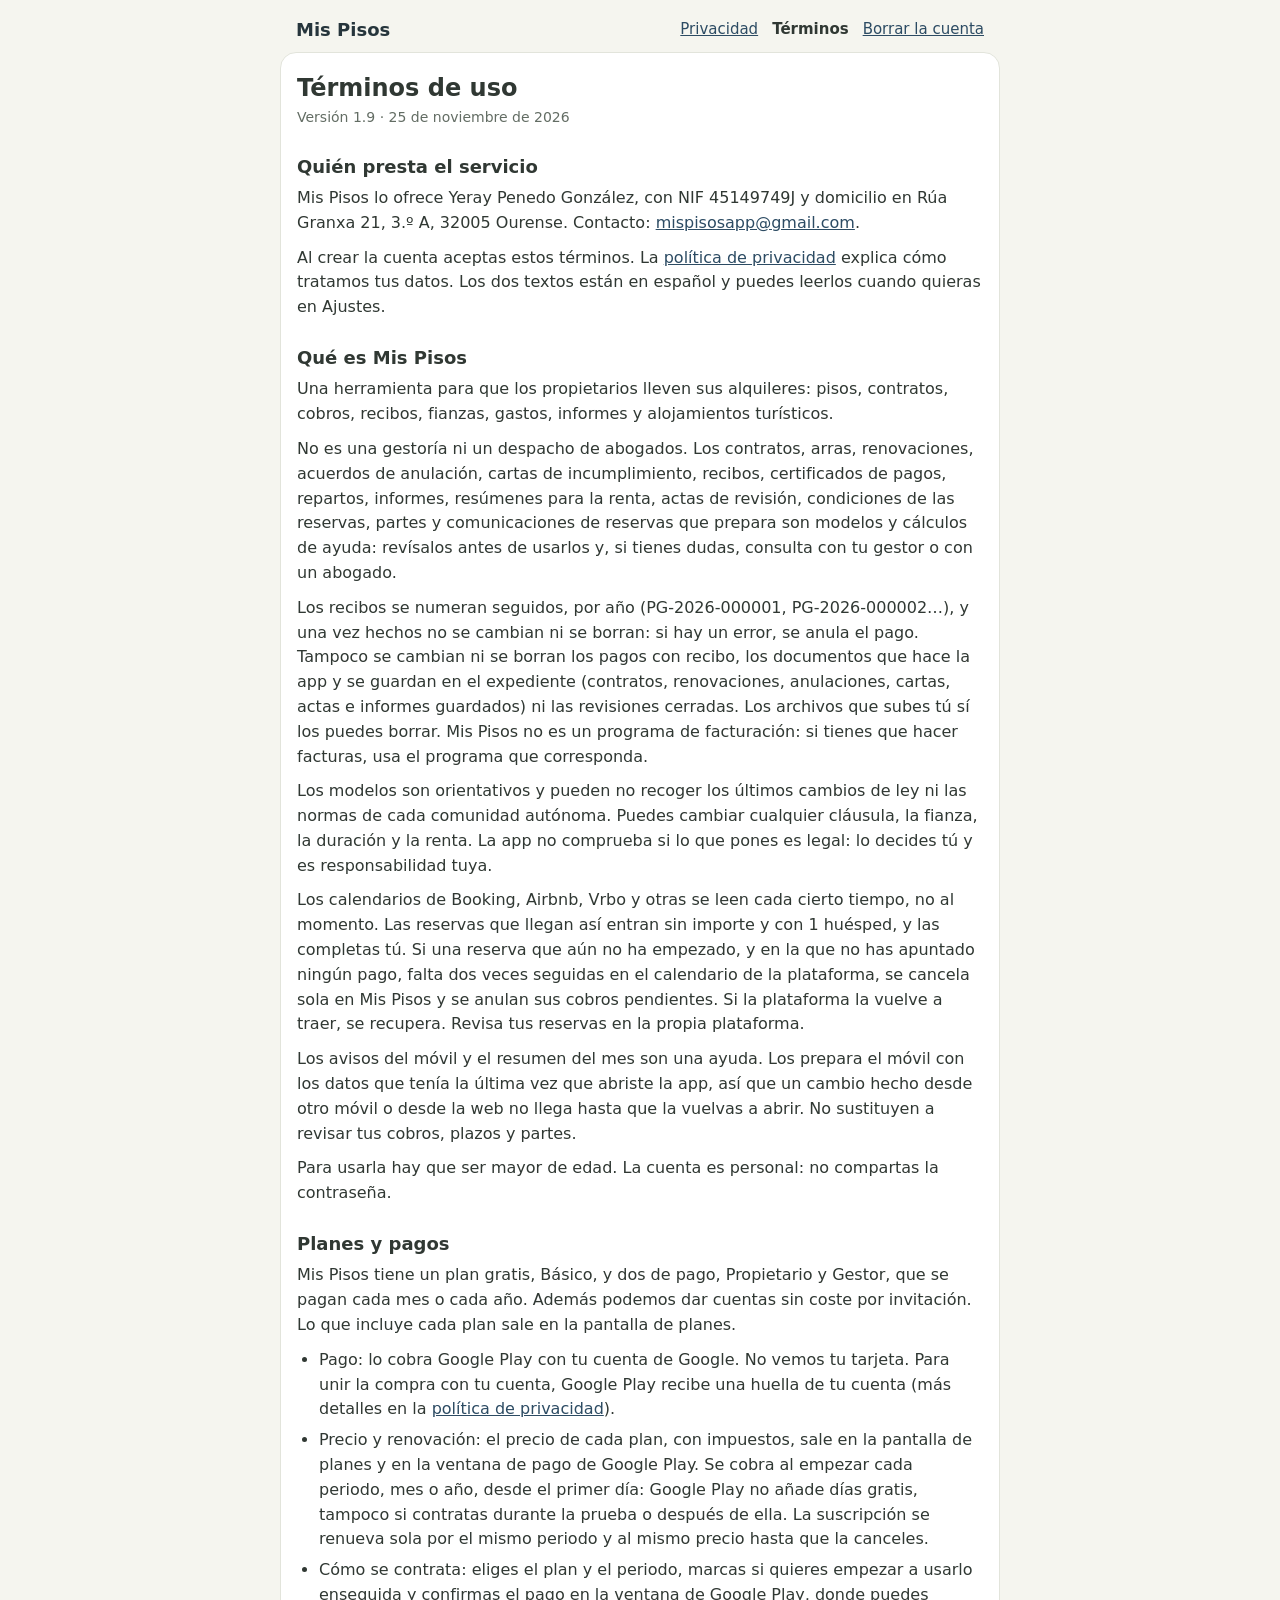
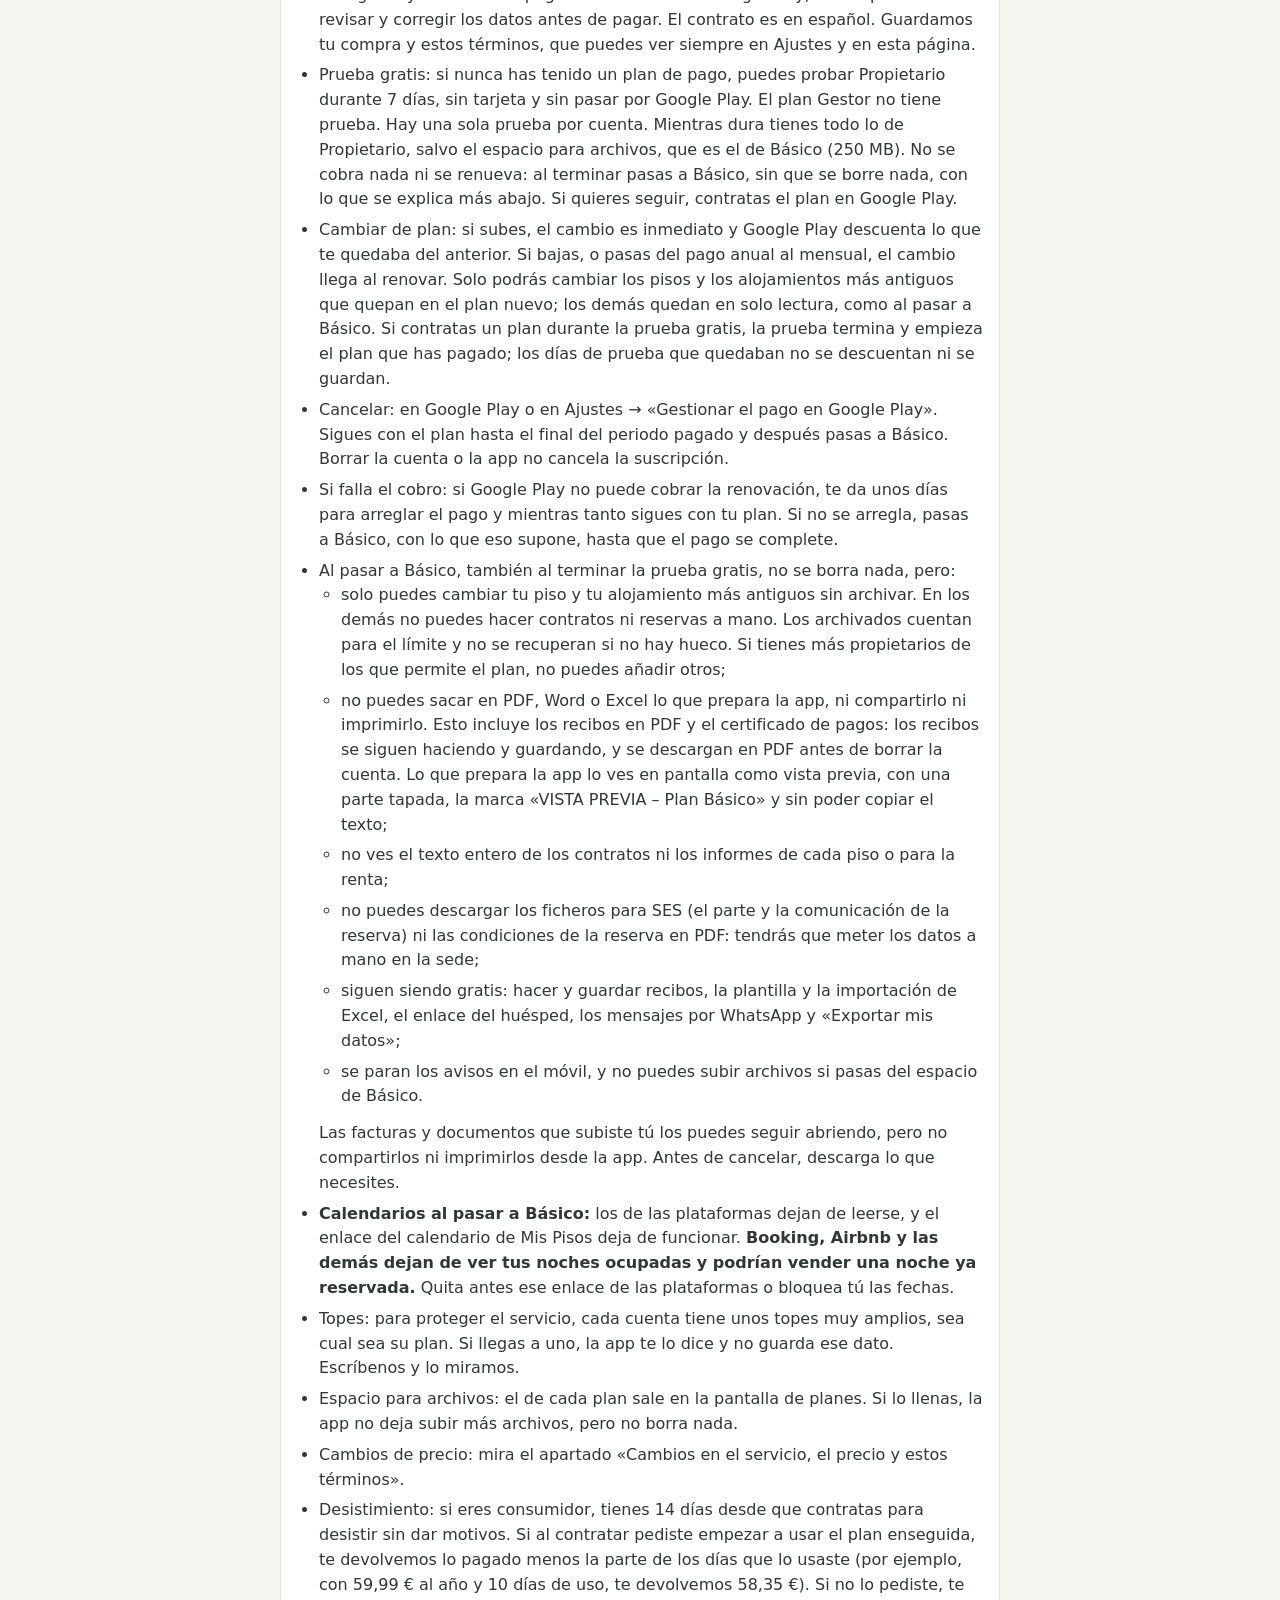
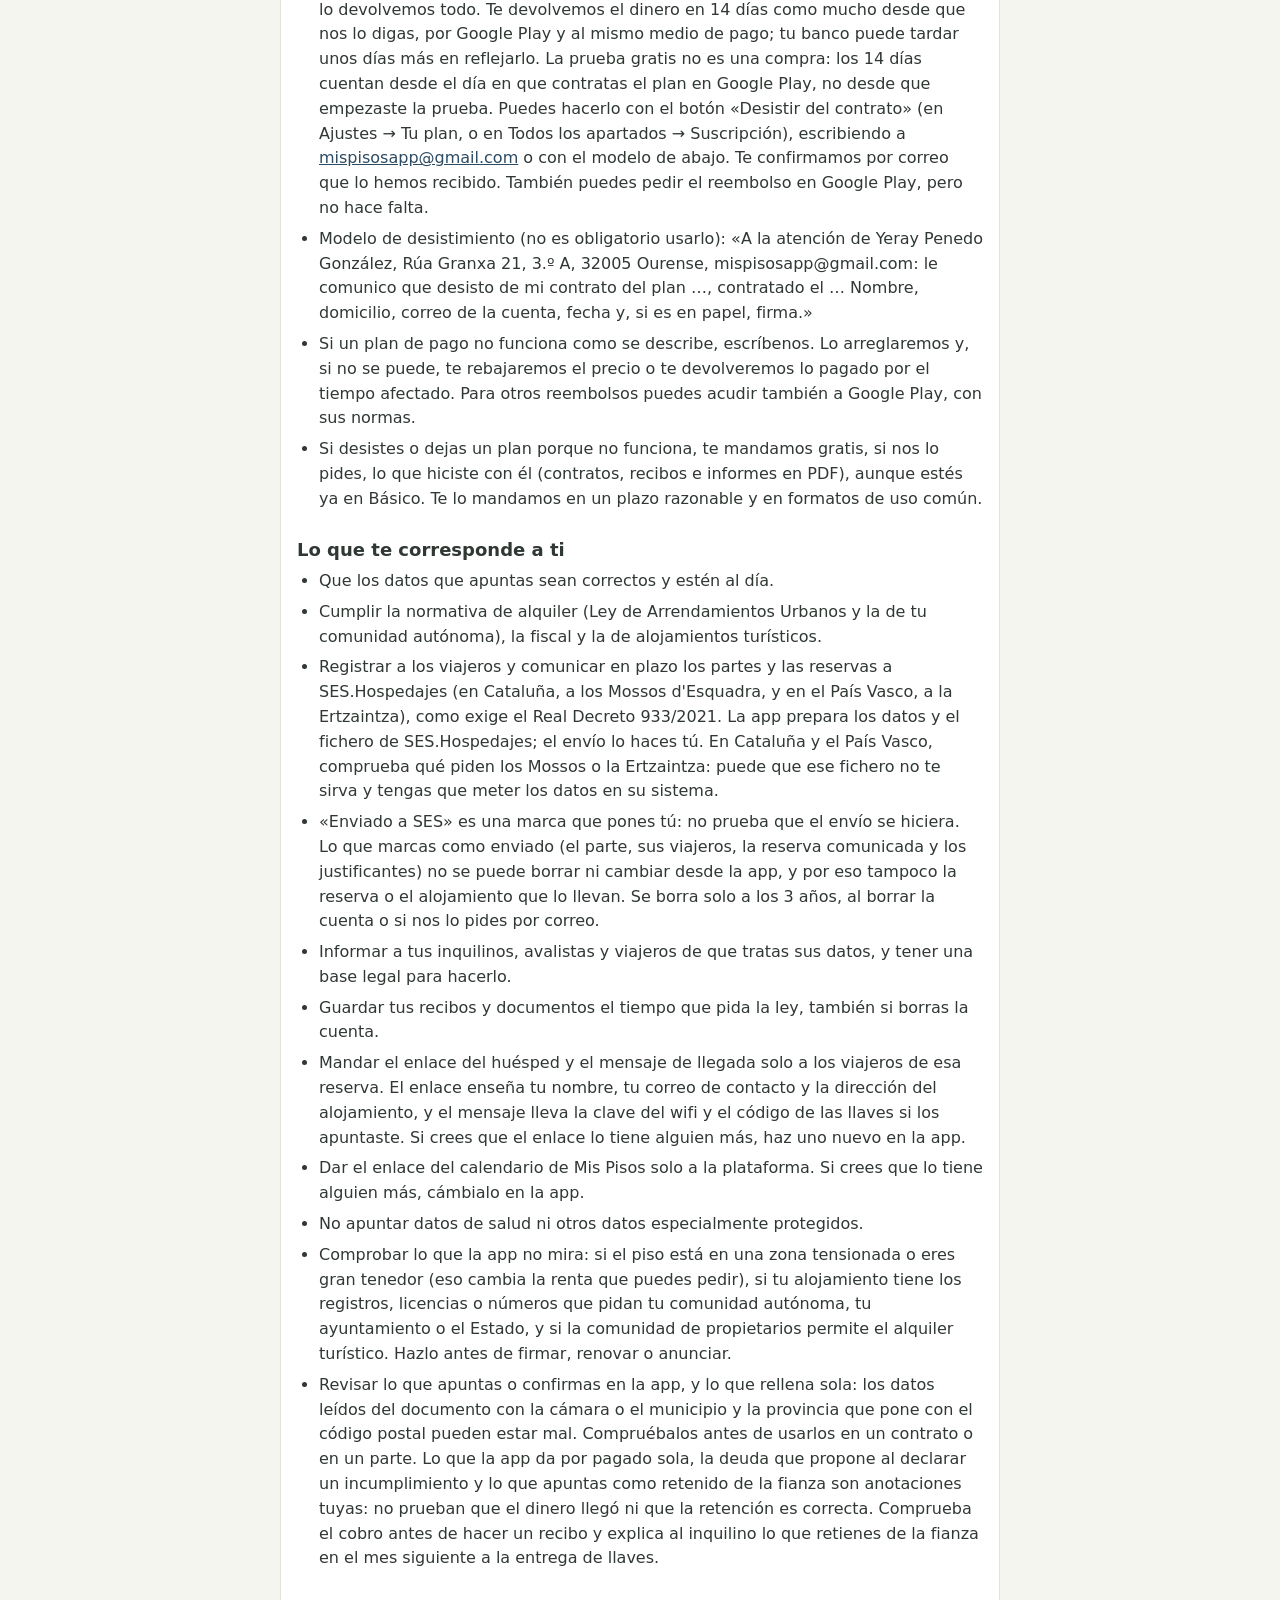
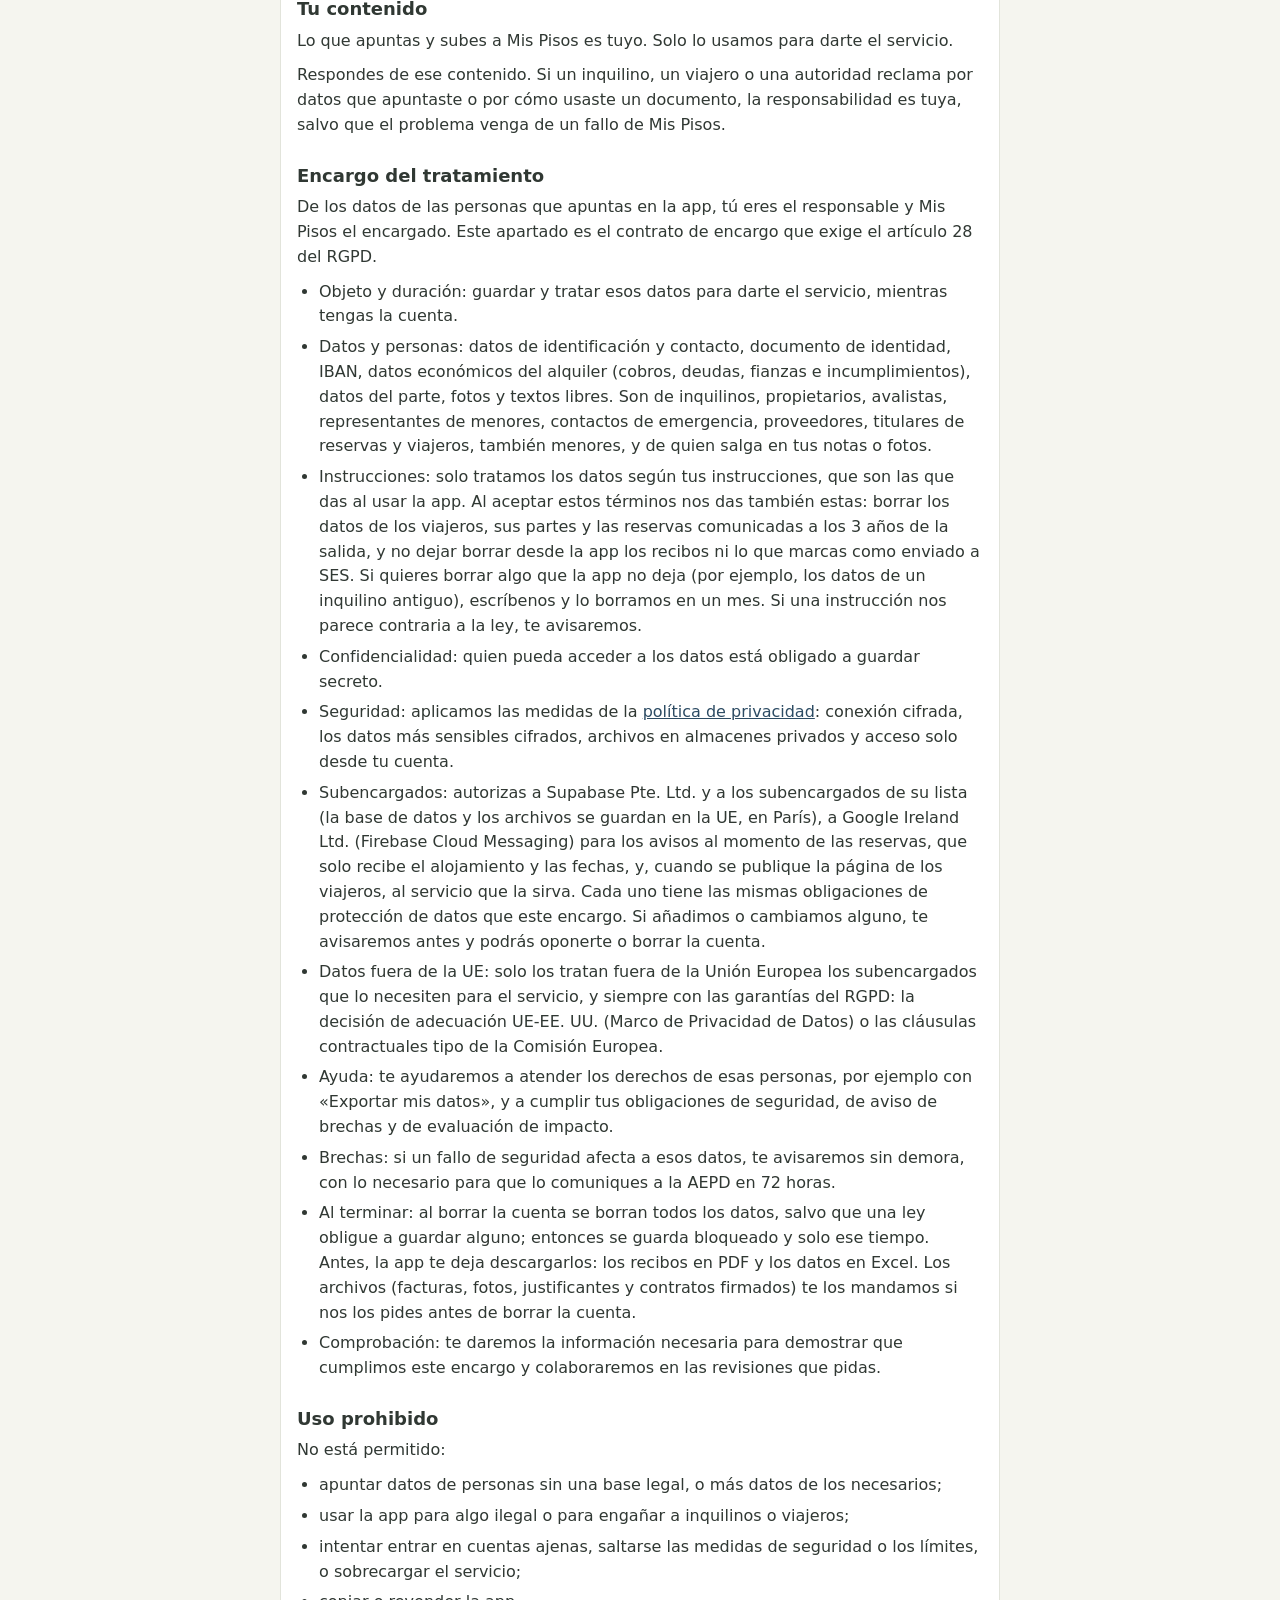
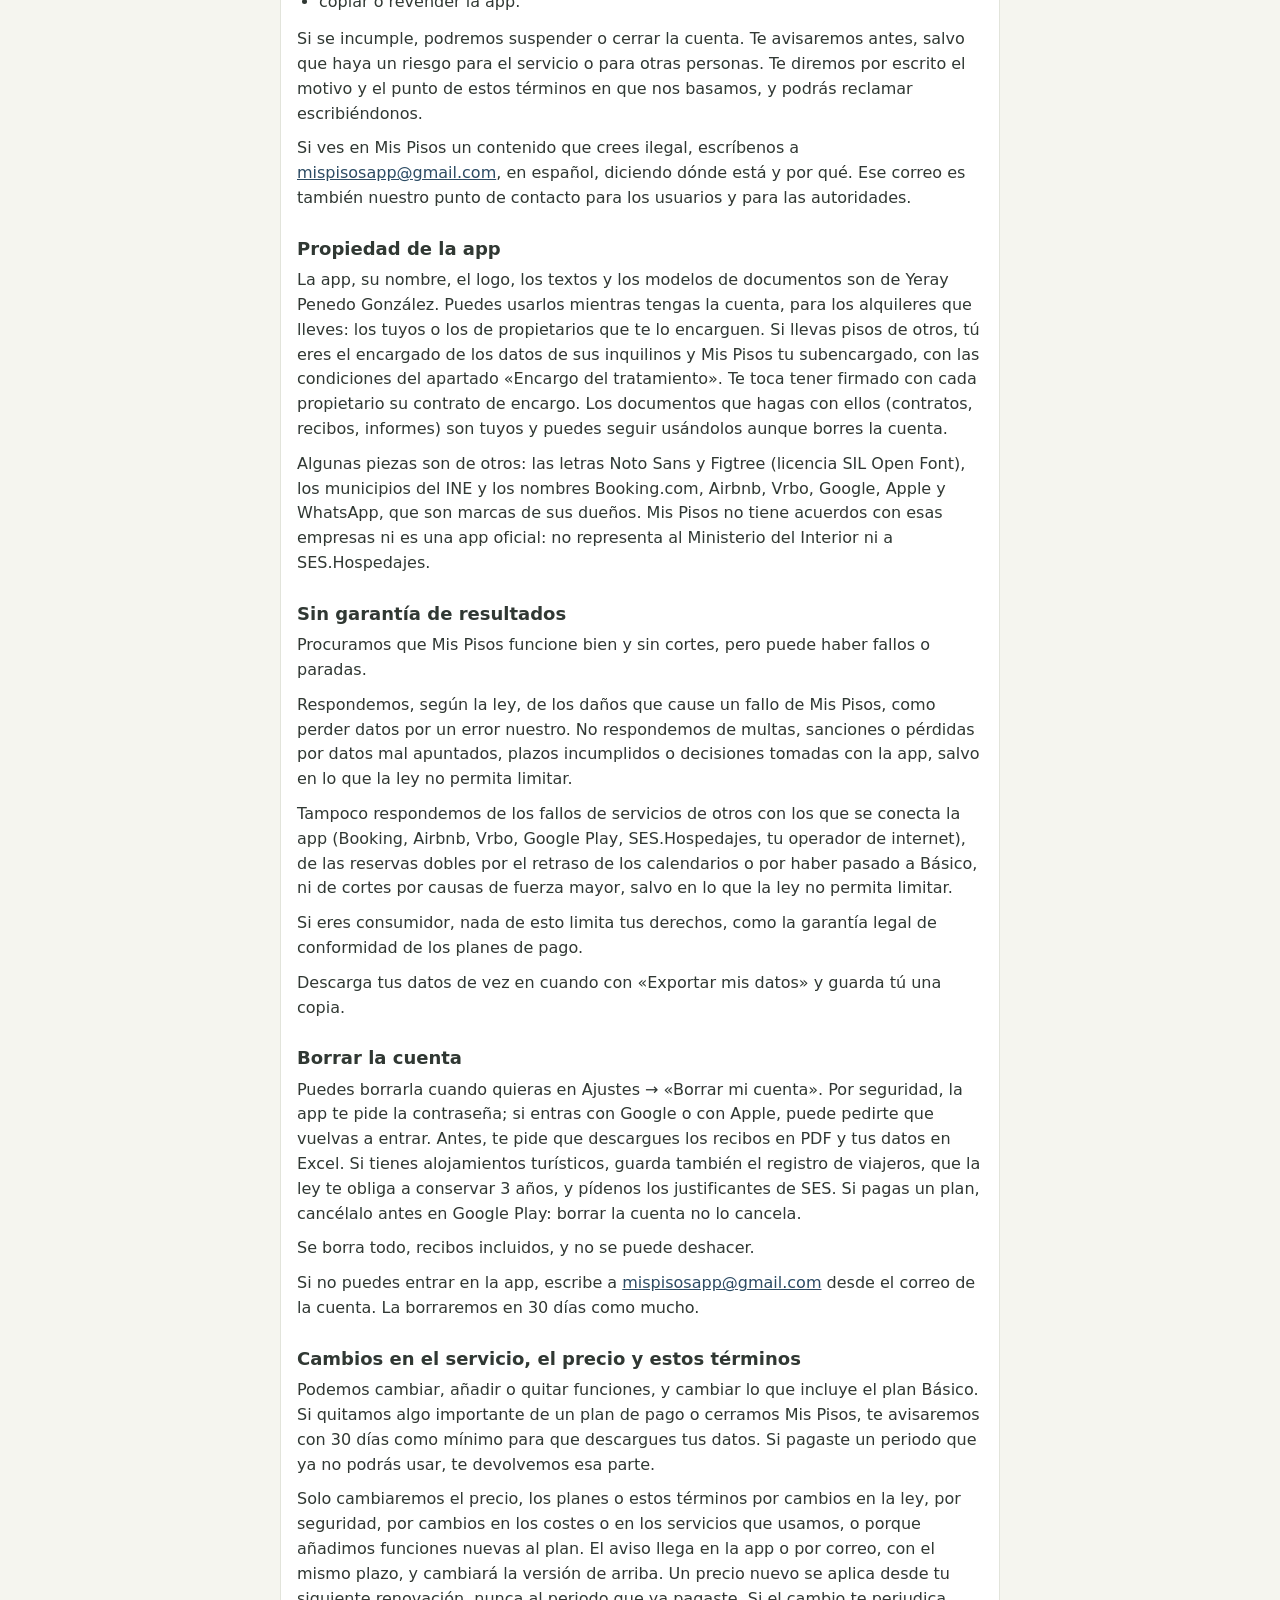
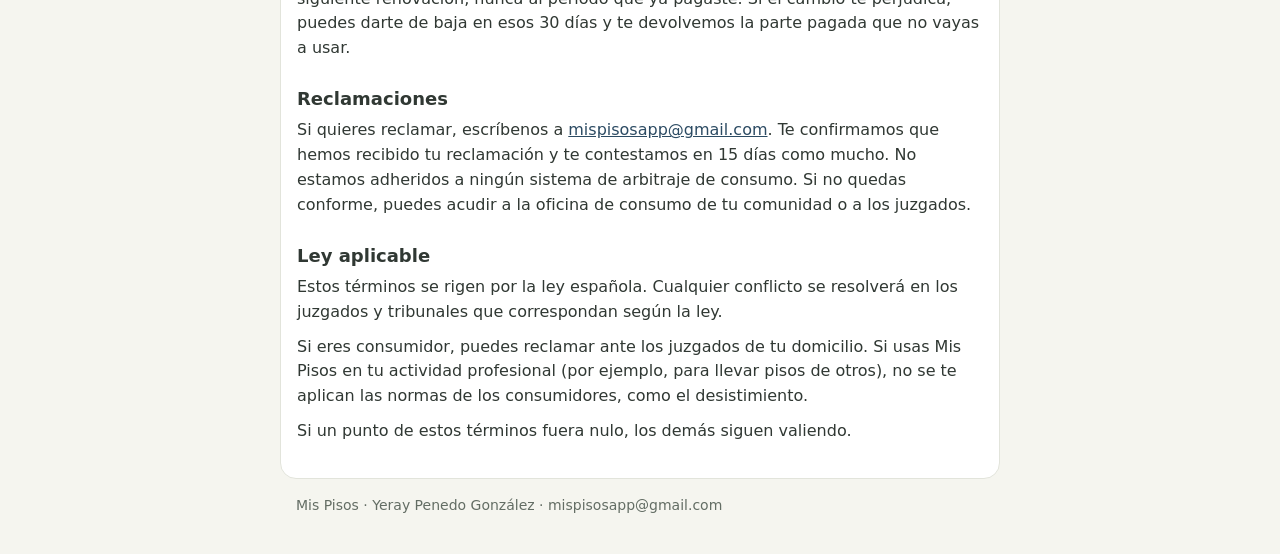
<file: terminos.html>
<!doctype html>
<html lang="es">
<head>
<meta charset="utf-8">
<meta name="viewport" content="width=device-width, initial-scale=1">
<meta name="description" content="Condiciones de uso de Mis Pisos, planes y pagos, y contrato de encargo del tratamiento (art. 28 del RGPD).">
<meta name="referrer" content="no-referrer">
<title>Términos de uso · Mis Pisos</title>
<link rel="stylesheet" href="estilos.css">
</head>
<body>
<header>
  <a class="marca" href="privacidad.html">Mis Pisos</a>
  <nav aria-label="Textos legales">
    <a href="privacidad.html">Privacidad</a>
    <a href="terminos.html" aria-current="page">Términos</a>
    <a href="borrar-cuenta.html">Borrar la cuenta</a>
  </nav>
</header>
<main>
  <h1>Términos de uso</h1>
  <p class="version">Versión 1.9 · 25 de noviembre de 2026</p>
  <h2>Quién presta el servicio</h2>
  <p>Mis Pisos lo ofrece Yeray Penedo González, con NIF 45149749J y domicilio en Rúa Granxa 21, 3.º A, 32005 Ourense. Contacto: <a href="mailto:mispisosapp@gmail.com">mispisosapp@gmail.com</a>.</p>
  <p>Al crear la cuenta aceptas estos términos. La <a href="privacidad.html">política de privacidad</a> explica cómo tratamos tus datos. Los dos textos están en español y puedes leerlos cuando quieras en Ajustes.</p>
  <h2>Qué es Mis Pisos</h2>
  <p>Una herramienta para que los propietarios lleven sus alquileres: pisos, contratos, cobros, recibos, fianzas, gastos, informes y alojamientos turísticos.</p>
  <p>No es una gestoría ni un despacho de abogados. Los contratos, arras, renovaciones, acuerdos de anulación, cartas de incumplimiento, recibos, certificados de pagos, repartos, informes, resúmenes para la renta, actas de revisión, condiciones de las reservas, partes y comunicaciones de reservas que prepara son modelos y cálculos de ayuda: revísalos antes de usarlos y, si tienes dudas, consulta con tu gestor o con un abogado.</p>
  <p>Los recibos se numeran seguidos, por año (PG-2026-000001, PG-2026-000002…), y una vez hechos no se cambian ni se borran: si hay un error, se anula el pago. Tampoco se cambian ni se borran los pagos con recibo, los documentos que hace la app y se guardan en el expediente (contratos, renovaciones, anulaciones, cartas, actas e informes guardados) ni las revisiones cerradas. Los archivos que subes tú sí los puedes borrar. Mis Pisos no es un programa de facturación: si tienes que hacer facturas, usa el programa que corresponda.</p>
  <p>Los modelos son orientativos y pueden no recoger los últimos cambios de ley ni las normas de cada comunidad autónoma. Puedes cambiar cualquier cláusula, la fianza, la duración y la renta. La app no comprueba si lo que pones es legal: lo decides tú y es responsabilidad tuya.</p>
  <p>Los calendarios de Booking, Airbnb, Vrbo y otras se leen cada cierto tiempo, no al momento. Las reservas que llegan así entran sin importe y con 1 huésped, y las completas tú. Si una reserva que aún no ha empezado, y en la que no has apuntado ningún pago, falta dos veces seguidas en el calendario de la plataforma, se cancela sola en Mis Pisos y se anulan sus cobros pendientes. Si la plataforma la vuelve a traer, se recupera. Revisa tus reservas en la propia plataforma.</p>
  <p>Los avisos del móvil y el resumen del mes son una ayuda. Los prepara el móvil con los datos que tenía la última vez que abriste la app, así que un cambio hecho desde otro móvil o desde la web no llega hasta que la vuelvas a abrir. No sustituyen a revisar tus cobros, plazos y partes.</p>
  <p>Para usarla hay que ser mayor de edad. La cuenta es personal: no compartas la contraseña.</p>
  <h2>Planes y pagos</h2>
  <p>Mis Pisos tiene un plan gratis, Básico, y dos de pago, Propietario y Gestor, que se pagan cada mes o cada año. Además podemos dar cuentas sin coste por invitación. Lo que incluye cada plan sale en la pantalla de planes.</p>
  <ul>
    <li>Pago: lo cobra Google Play con tu cuenta de Google. No vemos tu tarjeta. Para unir la compra con tu cuenta, Google Play recibe una huella de tu cuenta (más detalles en la <a href="privacidad.html">política de privacidad</a>).</li>
    <li>Precio y renovación: el precio de cada plan, con impuestos, sale en la pantalla de planes y en la ventana de pago de Google Play. Se cobra al empezar cada periodo, mes o año, desde el primer día: Google Play no añade días gratis, tampoco si contratas durante la prueba o después de ella. La suscripción se renueva sola por el mismo periodo y al mismo precio hasta que la canceles.</li>
    <li>Cómo se contrata: eliges el plan y el periodo, marcas si quieres empezar a usarlo enseguida y confirmas el pago en la ventana de Google Play, donde puedes revisar y corregir los datos antes de pagar. El contrato es en español. Guardamos tu compra y estos términos, que puedes ver siempre en Ajustes y en esta página.</li>
    <li>Prueba gratis: si nunca has tenido un plan de pago, puedes probar Propietario durante 7 días, sin tarjeta y sin pasar por Google Play. El plan Gestor no tiene prueba. Hay una sola prueba por cuenta. Mientras dura tienes todo lo de Propietario, salvo el espacio para archivos, que es el de Básico (250 MB). No se cobra nada ni se renueva: al terminar pasas a Básico, sin que se borre nada, con lo que se explica más abajo. Si quieres seguir, contratas el plan en Google Play.</li>
    <li>Cambiar de plan: si subes, el cambio es inmediato y Google Play descuenta lo que te quedaba del anterior. Si bajas, o pasas del pago anual al mensual, el cambio llega al renovar. Solo podrás cambiar los pisos y los alojamientos más antiguos que quepan en el plan nuevo; los demás quedan en solo lectura, como al pasar a Básico. Si contratas un plan durante la prueba gratis, la prueba termina y empieza el plan que has pagado; los días de prueba que quedaban no se descuentan ni se guardan.</li>
    <li>Cancelar: en Google Play o en Ajustes → «Gestionar el pago en Google Play». Sigues con el plan hasta el final del periodo pagado y después pasas a Básico. Borrar la cuenta o la app no cancela la suscripción.</li>
    <li>Si falla el cobro: si Google Play no puede cobrar la renovación, te da unos días para arreglar el pago y mientras tanto sigues con tu plan. Si no se arregla, pasas a Básico, con lo que eso supone, hasta que el pago se complete.</li>
    <li>Al pasar a Básico, también al terminar la prueba gratis, no se borra nada, pero:
      <ul>
        <li>solo puedes cambiar tu piso y tu alojamiento más antiguos sin archivar. En los demás no puedes hacer contratos ni reservas a mano. Los archivados cuentan para el límite y no se recuperan si no hay hueco. Si tienes más propietarios de los que permite el plan, no puedes añadir otros;</li>
        <li>no puedes sacar en PDF, Word o Excel lo que prepara la app, ni compartirlo ni imprimirlo. Esto incluye los recibos en PDF y el certificado de pagos: los recibos se siguen haciendo y guardando, y se descargan en PDF antes de borrar la cuenta. Lo que prepara la app lo ves en pantalla como vista previa, con una parte tapada, la marca «VISTA PREVIA – Plan Básico» y sin poder copiar el texto;</li>
        <li>no ves el texto entero de los contratos ni los informes de cada piso o para la renta;</li>
        <li>no puedes descargar los ficheros para SES (el parte y la comunicación de la reserva) ni las condiciones de la reserva en PDF: tendrás que meter los datos a mano en la sede;</li>
        <li>siguen siendo gratis: hacer y guardar recibos, la plantilla y la importación de Excel, el enlace del huésped, los mensajes por WhatsApp y «Exportar mis datos»;</li>
        <li>se paran los avisos en el móvil, y no puedes subir archivos si pasas del espacio de Básico.</li>
      </ul>
      Las facturas y documentos que subiste tú los puedes seguir abriendo, pero no compartirlos ni imprimirlos desde la app. Antes de cancelar, descarga lo que necesites.</li>
    <li><strong>Calendarios al pasar a Básico:</strong> los de las plataformas dejan de leerse, y el enlace del calendario de Mis Pisos deja de funcionar. <strong>Booking, Airbnb y las demás dejan de ver tus noches ocupadas y podrían vender una noche ya reservada.</strong> Quita antes ese enlace de las plataformas o bloquea tú las fechas.</li>
    <li>Topes: para proteger el servicio, cada cuenta tiene unos topes muy amplios, sea cual sea su plan. Si llegas a uno, la app te lo dice y no guarda ese dato. Escríbenos y lo miramos.</li>
    <li>Espacio para archivos: el de cada plan sale en la pantalla de planes. Si lo llenas, la app no deja subir más archivos, pero no borra nada.</li>
    <li>Cambios de precio: mira el apartado «Cambios en el servicio, el precio y estos términos».</li>
    <li>Desistimiento: si eres consumidor, tienes 14 días desde que contratas para desistir sin dar motivos. Si al contratar pediste empezar a usar el plan enseguida, te devolvemos lo pagado menos la parte de los días que lo usaste (por ejemplo, con 59,99 € al año y 10 días de uso, te devolvemos 58,35 €). Si no lo pediste, te lo devolvemos todo. Te devolvemos el dinero en 14 días como mucho desde que nos lo digas, por Google Play y al mismo medio de pago; tu banco puede tardar unos días más en reflejarlo. La prueba gratis no es una compra: los 14 días cuentan desde el día en que contratas el plan en Google Play, no desde que empezaste la prueba. Puedes hacerlo con el botón «Desistir del contrato» (en Ajustes → Tu plan, o en Todos los apartados → Suscripción), escribiendo a <a href="mailto:mispisosapp@gmail.com">mispisosapp@gmail.com</a> o con el modelo de abajo. Te confirmamos por correo que lo hemos recibido. También puedes pedir el reembolso en Google Play, pero no hace falta.</li>
    <li>Modelo de desistimiento (no es obligatorio usarlo): «A la atención de Yeray Penedo González, Rúa Granxa 21, 3.º A, 32005 Ourense, mispisosapp@gmail.com: le comunico que desisto de mi contrato del plan …, contratado el … Nombre, domicilio, correo de la cuenta, fecha y, si es en papel, firma.»</li>
    <li>Si un plan de pago no funciona como se describe, escríbenos. Lo arreglaremos y, si no se puede, te rebajaremos el precio o te devolveremos lo pagado por el tiempo afectado. Para otros reembolsos puedes acudir también a Google Play, con sus normas.</li>
    <li>Si desistes o dejas un plan porque no funciona, te mandamos gratis, si nos lo pides, lo que hiciste con él (contratos, recibos e informes en PDF), aunque estés ya en Básico. Te lo mandamos en un plazo razonable y en formatos de uso común.</li>
  </ul>
  <h2>Lo que te corresponde a ti</h2>
  <ul>
    <li>Que los datos que apuntas sean correctos y estén al día.</li>
    <li>Cumplir la normativa de alquiler (Ley de Arrendamientos Urbanos y la de tu comunidad autónoma), la fiscal y la de alojamientos turísticos.</li>
    <li>Registrar a los viajeros y comunicar en plazo los partes y las reservas a SES.Hospedajes (en Cataluña, a los Mossos d'Esquadra, y en el País Vasco, a la Ertzaintza), como exige el Real Decreto 933/2021. La app prepara los datos y el fichero de SES.Hospedajes; el envío lo haces tú. En Cataluña y el País Vasco, comprueba qué piden los Mossos o la Ertzaintza: puede que ese fichero no te sirva y tengas que meter los datos en su sistema.</li>
    <li>«Enviado a SES» es una marca que pones tú: no prueba que el envío se hiciera. Lo que marcas como enviado (el parte, sus viajeros, la reserva comunicada y los justificantes) no se puede borrar ni cambiar desde la app, y por eso tampoco la reserva o el alojamiento que lo llevan. Se borra solo a los 3 años, al borrar la cuenta o si nos lo pides por correo.</li>
    <li>Informar a tus inquilinos, avalistas y viajeros de que tratas sus datos, y tener una base legal para hacerlo.</li>
    <li>Guardar tus recibos y documentos el tiempo que pida la ley, también si borras la cuenta.</li>
    <li>Mandar el enlace del huésped y el mensaje de llegada solo a los viajeros de esa reserva. El enlace enseña tu nombre, tu correo de contacto y la dirección del alojamiento, y el mensaje lleva la clave del wifi y el código de las llaves si los apuntaste. Si crees que el enlace lo tiene alguien más, haz uno nuevo en la app.</li>
    <li>Dar el enlace del calendario de Mis Pisos solo a la plataforma. Si crees que lo tiene alguien más, cámbialo en la app.</li>
    <li>No apuntar datos de salud ni otros datos especialmente protegidos.</li>
    <li>Comprobar lo que la app no mira: si el piso está en una zona tensionada o eres gran tenedor (eso cambia la renta que puedes pedir), si tu alojamiento tiene los registros, licencias o números que pidan tu comunidad autónoma, tu ayuntamiento o el Estado, y si la comunidad de propietarios permite el alquiler turístico. Hazlo antes de firmar, renovar o anunciar.</li>
    <li>Revisar lo que apuntas o confirmas en la app, y lo que rellena sola: los datos leídos del documento con la cámara o el municipio y la provincia que pone con el código postal pueden estar mal. Compruébalos antes de usarlos en un contrato o en un parte. Lo que la app da por pagado sola, la deuda que propone al declarar un incumplimiento y lo que apuntas como retenido de la fianza son anotaciones tuyas: no prueban que el dinero llegó ni que la retención es correcta. Comprueba el cobro antes de hacer un recibo y explica al inquilino lo que retienes de la fianza en el mes siguiente a la entrega de llaves.</li>
  </ul>
  <h2>Tu contenido</h2>
  <p>Lo que apuntas y subes a Mis Pisos es tuyo. Solo lo usamos para darte el servicio.</p>
  <p>Respondes de ese contenido. Si un inquilino, un viajero o una autoridad reclama por datos que apuntaste o por cómo usaste un documento, la responsabilidad es tuya, salvo que el problema venga de un fallo de Mis Pisos.</p>
  <h2>Encargo del tratamiento</h2>
  <p>De los datos de las personas que apuntas en la app, tú eres el responsable y Mis Pisos el encargado. Este apartado es el contrato de encargo que exige el artículo 28 del RGPD.</p>
  <ul>
    <li>Objeto y duración: guardar y tratar esos datos para darte el servicio, mientras tengas la cuenta.</li>
    <li>Datos y personas: datos de identificación y contacto, documento de identidad, IBAN, datos económicos del alquiler (cobros, deudas, fianzas e incumplimientos), datos del parte, fotos y textos libres. Son de inquilinos, propietarios, avalistas, representantes de menores, contactos de emergencia, proveedores, titulares de reservas y viajeros, también menores, y de quien salga en tus notas o fotos.</li>
    <li>Instrucciones: solo tratamos los datos según tus instrucciones, que son las que das al usar la app. Al aceptar estos términos nos das también estas: borrar los datos de los viajeros, sus partes y las reservas comunicadas a los 3 años de la salida, y no dejar borrar desde la app los recibos ni lo que marcas como enviado a SES. Si quieres borrar algo que la app no deja (por ejemplo, los datos de un inquilino antiguo), escríbenos y lo borramos en un mes. Si una instrucción nos parece contraria a la ley, te avisaremos.</li>
    <li>Confidencialidad: quien pueda acceder a los datos está obligado a guardar secreto.</li>
    <li>Seguridad: aplicamos las medidas de la <a href="privacidad.html">política de privacidad</a>: conexión cifrada, los datos más sensibles cifrados, archivos en almacenes privados y acceso solo desde tu cuenta.</li>
    <li>Subencargados: autorizas a Supabase Pte. Ltd. y a los subencargados de su lista (la base de datos y los archivos se guardan en la UE, en París), a Google Ireland Ltd. (Firebase Cloud Messaging) para los avisos al momento de las reservas, que solo recibe el alojamiento y las fechas, y, cuando se publique la página de los viajeros, al servicio que la sirva. Cada uno tiene las mismas obligaciones de protección de datos que este encargo. Si añadimos o cambiamos alguno, te avisaremos antes y podrás oponerte o borrar la cuenta.</li>
    <li>Datos fuera de la UE: solo los tratan fuera de la Unión Europea los subencargados que lo necesiten para el servicio, y siempre con las garantías del RGPD: la decisión de adecuación UE-EE. UU. (Marco de Privacidad de Datos) o las cláusulas contractuales tipo de la Comisión Europea.</li>
    <li>Ayuda: te ayudaremos a atender los derechos de esas personas, por ejemplo con «Exportar mis datos», y a cumplir tus obligaciones de seguridad, de aviso de brechas y de evaluación de impacto.</li>
    <li>Brechas: si un fallo de seguridad afecta a esos datos, te avisaremos sin demora, con lo necesario para que lo comuniques a la AEPD en 72 horas.</li>
    <li>Al terminar: al borrar la cuenta se borran todos los datos, salvo que una ley obligue a guardar alguno; entonces se guarda bloqueado y solo ese tiempo. Antes, la app te deja descargarlos: los recibos en PDF y los datos en Excel. Los archivos (facturas, fotos, justificantes y contratos firmados) te los mandamos si nos los pides antes de borrar la cuenta.</li>
    <li>Comprobación: te daremos la información necesaria para demostrar que cumplimos este encargo y colaboraremos en las revisiones que pidas.</li>
  </ul>
  <h2>Uso prohibido</h2>
  <p>No está permitido:</p>
  <ul>
    <li>apuntar datos de personas sin una base legal, o más datos de los necesarios;</li>
    <li>usar la app para algo ilegal o para engañar a inquilinos o viajeros;</li>
    <li>intentar entrar en cuentas ajenas, saltarse las medidas de seguridad o los límites, o sobrecargar el servicio;</li>
    <li>copiar o revender la app.</li>
  </ul>
  <p>Si se incumple, podremos suspender o cerrar la cuenta. Te avisaremos antes, salvo que haya un riesgo para el servicio o para otras personas. Te diremos por escrito el motivo y el punto de estos términos en que nos basamos, y podrás reclamar escribiéndonos.</p>
  <p>Si ves en Mis Pisos un contenido que crees ilegal, escríbenos a <a href="mailto:mispisosapp@gmail.com">mispisosapp@gmail.com</a>, en español, diciendo dónde está y por qué. Ese correo es también nuestro punto de contacto para los usuarios y para las autoridades.</p>
  <h2>Propiedad de la app</h2>
  <p>La app, su nombre, el logo, los textos y los modelos de documentos son de Yeray Penedo González. Puedes usarlos mientras tengas la cuenta, para los alquileres que lleves: los tuyos o los de propietarios que te lo encarguen. Si llevas pisos de otros, tú eres el encargado de los datos de sus inquilinos y Mis Pisos tu subencargado, con las condiciones del apartado «Encargo del tratamiento». Te toca tener firmado con cada propietario su contrato de encargo. Los documentos que hagas con ellos (contratos, recibos, informes) son tuyos y puedes seguir usándolos aunque borres la cuenta.</p>
  <p>Algunas piezas son de otros: las letras Noto Sans y Figtree (licencia SIL Open Font), los municipios del INE y los nombres Booking.com, Airbnb, Vrbo, Google, Apple y WhatsApp, que son marcas de sus dueños. Mis Pisos no tiene acuerdos con esas empresas ni es una app oficial: no representa al Ministerio del Interior ni a SES.Hospedajes.</p>
  <h2>Sin garantía de resultados</h2>
  <p>Procuramos que Mis Pisos funcione bien y sin cortes, pero puede haber fallos o paradas.</p>
  <p>Respondemos, según la ley, de los daños que cause un fallo de Mis Pisos, como perder datos por un error nuestro. No respondemos de multas, sanciones o pérdidas por datos mal apuntados, plazos incumplidos o decisiones tomadas con la app, salvo en lo que la ley no permita limitar.</p>
  <p>Tampoco respondemos de los fallos de servicios de otros con los que se conecta la app (Booking, Airbnb, Vrbo, Google Play, SES.Hospedajes, tu operador de internet), de las reservas dobles por el retraso de los calendarios o por haber pasado a Básico, ni de cortes por causas de fuerza mayor, salvo en lo que la ley no permita limitar.</p>
  <p>Si eres consumidor, nada de esto limita tus derechos, como la garantía legal de conformidad de los planes de pago.</p>
  <p>Descarga tus datos de vez en cuando con «Exportar mis datos» y guarda tú una copia.</p>
  <h2>Borrar la cuenta</h2>
  <p>Puedes borrarla cuando quieras en Ajustes → «Borrar mi cuenta». Por seguridad, la app te pide la contraseña; si entras con Google o con Apple, puede pedirte que vuelvas a entrar. Antes, te pide que descargues los recibos en PDF y tus datos en Excel. Si tienes alojamientos turísticos, guarda también el registro de viajeros, que la ley te obliga a conservar 3 años, y pídenos los justificantes de SES. Si pagas un plan, cancélalo antes en Google Play: borrar la cuenta no lo cancela.</p>
  <p>Se borra todo, recibos incluidos, y no se puede deshacer.</p>
  <p>Si no puedes entrar en la app, escribe a <a href="mailto:mispisosapp@gmail.com">mispisosapp@gmail.com</a> desde el correo de la cuenta. La borraremos en 30 días como mucho.</p>
  <h2>Cambios en el servicio, el precio y estos términos</h2>
  <p>Podemos cambiar, añadir o quitar funciones, y cambiar lo que incluye el plan Básico. Si quitamos algo importante de un plan de pago o cerramos Mis Pisos, te avisaremos con 30 días como mínimo para que descargues tus datos. Si pagaste un periodo que ya no podrás usar, te devolvemos esa parte.</p>
  <p>Solo cambiaremos el precio, los planes o estos términos por cambios en la ley, por seguridad, por cambios en los costes o en los servicios que usamos, o porque añadimos funciones nuevas al plan. El aviso llega en la app o por correo, con el mismo plazo, y cambiará la versión de arriba. Un precio nuevo se aplica desde tu siguiente renovación, nunca al periodo que ya pagaste. Si el cambio te perjudica, puedes darte de baja en esos 30 días y te devolvemos la parte pagada que no vayas a usar.</p>
  <h2>Reclamaciones</h2>
  <p>Si quieres reclamar, escríbenos a <a href="mailto:mispisosapp@gmail.com">mispisosapp@gmail.com</a>. Te confirmamos que hemos recibido tu reclamación y te contestamos en 15 días como mucho. No estamos adheridos a ningún sistema de arbitraje de consumo. Si no quedas conforme, puedes acudir a la oficina de consumo de tu comunidad o a los juzgados.</p>
  <h2>Ley aplicable</h2>
  <p>Estos términos se rigen por la ley española. Cualquier conflicto se resolverá en los juzgados y tribunales que correspondan según la ley.</p>
  <p>Si eres consumidor, puedes reclamar ante los juzgados de tu domicilio. Si usas Mis Pisos en tu actividad profesional (por ejemplo, para llevar pisos de otros), no se te aplican las normas de los consumidores, como el desistimiento.</p>
  <p>Si un punto de estos términos fuera nulo, los demás siguen valiendo.</p>
</main>
<footer>
  <p>Mis Pisos · Yeray Penedo González · mispisosapp@gmail.com</p>
</footer>
</body>
</html>
</file>
<file: estilos.css>
/* Páginas legales de Mis Pisos: privacidad, términos y borrar la cuenta.
   Sin nada de fuera: ni letras, ni imágenes, ni guiones. */

:root {
  color-scheme: light dark;
  --fondo: #f5f5ef;
  --tarjeta: #ffffff;
  --texto: #303833;
  --suave: #636d64;
  --borde: #e2e4db;
  --marca: #26353c;
  --enlace: #2c4b63;
  --aviso-fondo: #fff2d8;
  --aviso-texto: #755518;
}

@media (prefers-color-scheme: dark) {
  :root {
    --fondo: #121614;
    --tarjeta: #1b201e;
    --texto: #e3e6e2;
    --suave: #a9b0aa;
    --borde: #2e3532;
    --marca: #b7cdd4;
    --enlace: #9ec3e0;
    --aviso-fondo: #3a2e14;
    --aviso-texto: #e8c27a;
  }
}

* { box-sizing: border-box; }

html { -webkit-text-size-adjust: 100%; text-size-adjust: 100%; }

body {
  margin: 0;
  background: var(--fondo);
  color: var(--texto);
  font: 16px/1.55 system-ui, -apple-system, "Segoe UI", Roboto, sans-serif;
  overflow-wrap: break-word;
}

header, main, footer {
  max-width: 720px;
  margin: 0 auto;
  padding-left: 16px;
  padding-right: 16px;
}

header {
  display: flex;
  flex-wrap: wrap;
  align-items: center;
  justify-content: space-between;
  gap: 8px 16px;
  padding-top: 16px;
  padding-bottom: 8px;
}

.marca {
  font-weight: 700;
  font-size: 18px;
  color: var(--marca);
  text-decoration: none;
}

nav { display: flex; flex-wrap: wrap; gap: 4px 14px; font-size: 15px; }

nav a { color: var(--enlace); }

nav a[aria-current="page"] {
  color: var(--texto);
  font-weight: 600;
  text-decoration: none;
}

main {
  background: var(--tarjeta);
  border: 1px solid var(--borde);
  border-radius: 16px;
  padding-top: 20px;
  padding-bottom: 24px;
}

@media (max-width: 760px) {
  main { border-radius: 0; border-left: 0; border-right: 0; }
}

h1 {
  font-size: 24px;
  line-height: 1.25;
  margin: 0 0 4px;
  text-wrap: balance;
}

h2 {
  font-size: 18px;
  line-height: 1.3;
  margin: 26px 0 8px;
  text-wrap: balance;
}

p { margin: 0 0 10px; }

ul, ol { margin: 0 0 12px; padding-left: 22px; }

li { margin-bottom: 6px; }

a { color: var(--enlace); }

a:focus-visible {
  outline: 2px solid var(--enlace);
  outline-offset: 2px;
  border-radius: 2px;
}

.version { color: var(--suave); font-size: 14px; margin-bottom: 18px; }

.aviso {
  background: var(--aviso-fondo);
  color: var(--aviso-texto);
  border-radius: 12px;
  padding: 12px 14px;
  margin: 14px 0;
}

.aviso p:last-child { margin-bottom: 0; }

footer {
  color: var(--suave);
  font-size: 14px;
  padding-top: 16px;
  padding-bottom: 32px;
}

footer p { margin: 0 0 6px; }

@media print {
  :root {
    --fondo: #ffffff;
    --tarjeta: #ffffff;
    --texto: #000000;
    --suave: #333333;
    --enlace: #000000;
  }
  header nav { display: none; }
  main { border: 0; padding: 0; }
}
</file>
